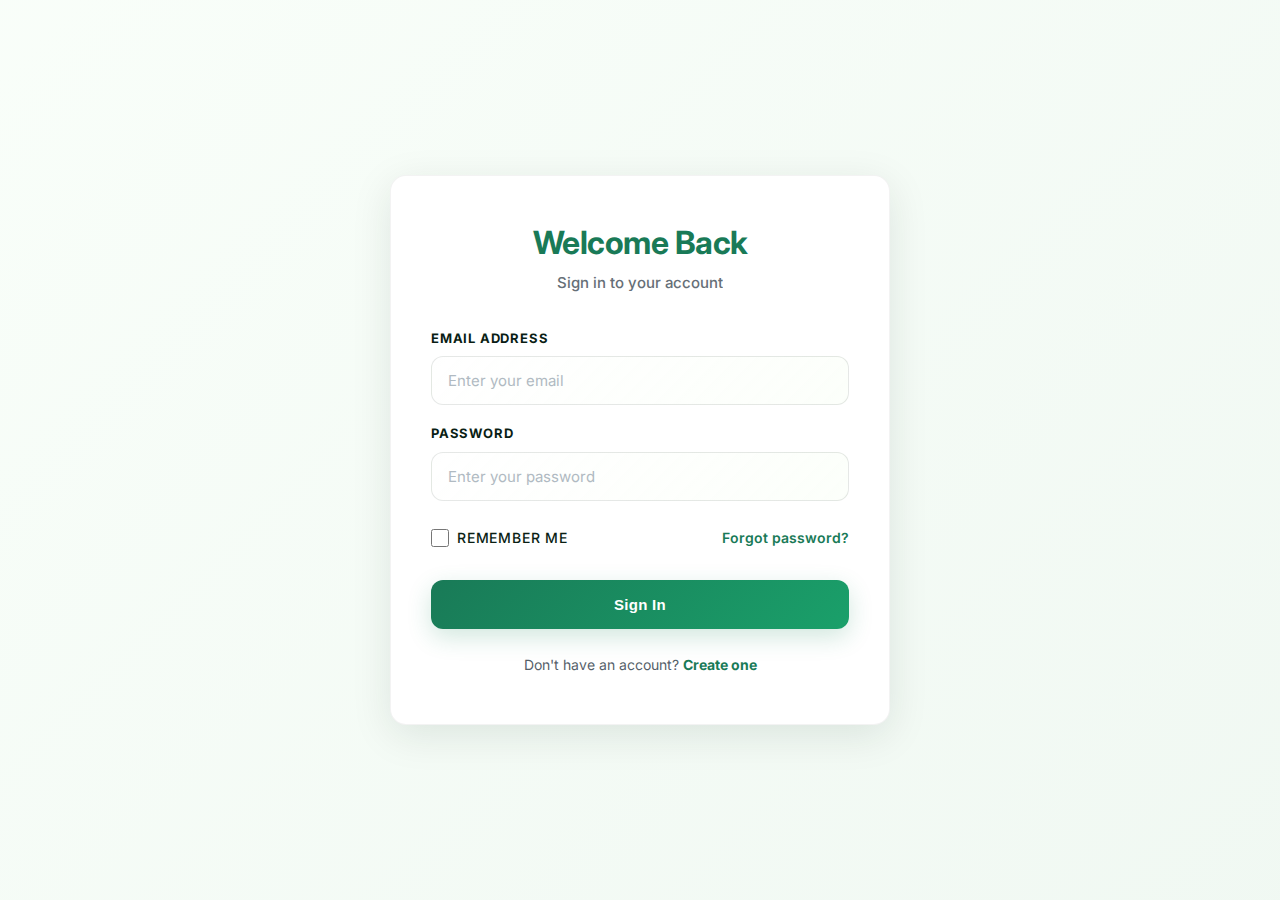
<file: auth.html>
<!DOCTYPE html>
<html lang="en">
  <head>
    <meta charset="UTF-8" />
    <meta name="viewport" content="width=device-width, initial-scale=1.0" />
    <title>Authentication</title>
    <link
      rel="stylesheet"
      href="https://cdnjs.cloudflare.com/ajax/libs/font-awesome/6.4.0/css/all.min.css"
    />
    <link rel="stylesheet" href="styles/base.css" />
    <link rel="stylesheet" href="styles/form.css" />
  </head>
  <body>
    <div class="auth-container">
      <!-- Login Form -->
      <div class="login">
        <div class="form-header">
          <h2>Welcome Back</h2>
          <p>Sign in to your account</p>
        </div>
        <form id="loginForm">
          <div class="form-group">
            <label for="emailLogin">Email Address</label>
            <input
              type="email"
              id="emailLogin"
              placeholder="Enter your email"
            />
          </div>
          <div class="form-group">
            <label for="passwordLogin">Password</label>
            <input
              type="password"
              id="passwordLogin"
              placeholder="Enter your password"
            />
          </div>
          <div class="form-options">
            <label class="checkbox">
              <input type="checkbox" />
              <span>Remember me</span>
            </label>
            <a onclick="showForgotPassword()" class="forgot-link" style="cursor: pointer;">Forgot password?</a>
          </div>
          <button type="submit">Sign In</button>
        </form>
        <div class="form-footer">
          <p>
            Don't have an account?
            <a onclick="switchToRegister()">Create one</a>
          </p>
        </div>
      </div>

      <!-- Register Form -->
      <div class="register-page hidden">
        <div class="form-header">
          <h2>Create Account</h2>
          <p>Join us today and get started</p>
        </div>
        <form id="registerForm">
          <div class="form-group">
            <label for="emailRegister">Email Address</label>
            <input
              type="email"
              id="emailRegister"
              placeholder="Enter your email"
            />
          </div>
          <div class="form-group">
            <label for="usernameRegister">Username</label>
            <input
              type="text"
              id="usernameRegister"
              placeholder="Choose a username"
            />
          </div>
          <div class="form-group">
            <label for="passwordRegister">Password</label>
            <input
              type="password"
              id="passwordRegister"
              placeholder="Create a password"
            />
          </div>
          <div class="form-group">
            <label for="confirmPassword">Confirm Password</label>
            <input
              type="password"
              id="confirmPassword"
              placeholder="Confirm your password"
            />
          </div>
          <label class="checkbox">
            <input type="checkbox" id="termsCheckbox" />
            <span>I agree to the <a href="#">terms and conditions</a></span>
          </label>
          <button type="submit">Create Account</button>
        </form>
        <div class="form-footer">
          <p>
            Already have an account?
            <a onclick="switchToLogin()">Sign in</a>
          </p>
        </div>
      </div>
      <!-- Forgot Password Form -->
      <div class="forgot-password hidden">
        <div class="form-header">
          <h2>Reset Password</h2>
          <p>Enter your email to receive instructions</p>
        </div>
        <form id="forgotForm">
          <div class="form-group">
            <label for="emailForgot">Email Address</label>
            <input
              type="email"
              id="emailForgot"
              placeholder="Enter your email"
            />
          </div>
          <button type="submit">Send Reset Link</button>
        </form>
        <div class="form-footer">
          <p>
            Remembered your password?
            <a onclick="switchToLogin()">Sign in</a>
          </p>
        </div>
      </div>
    </div>

    <script src="js/auth.js"></script>
  </body>
</html>
</file>
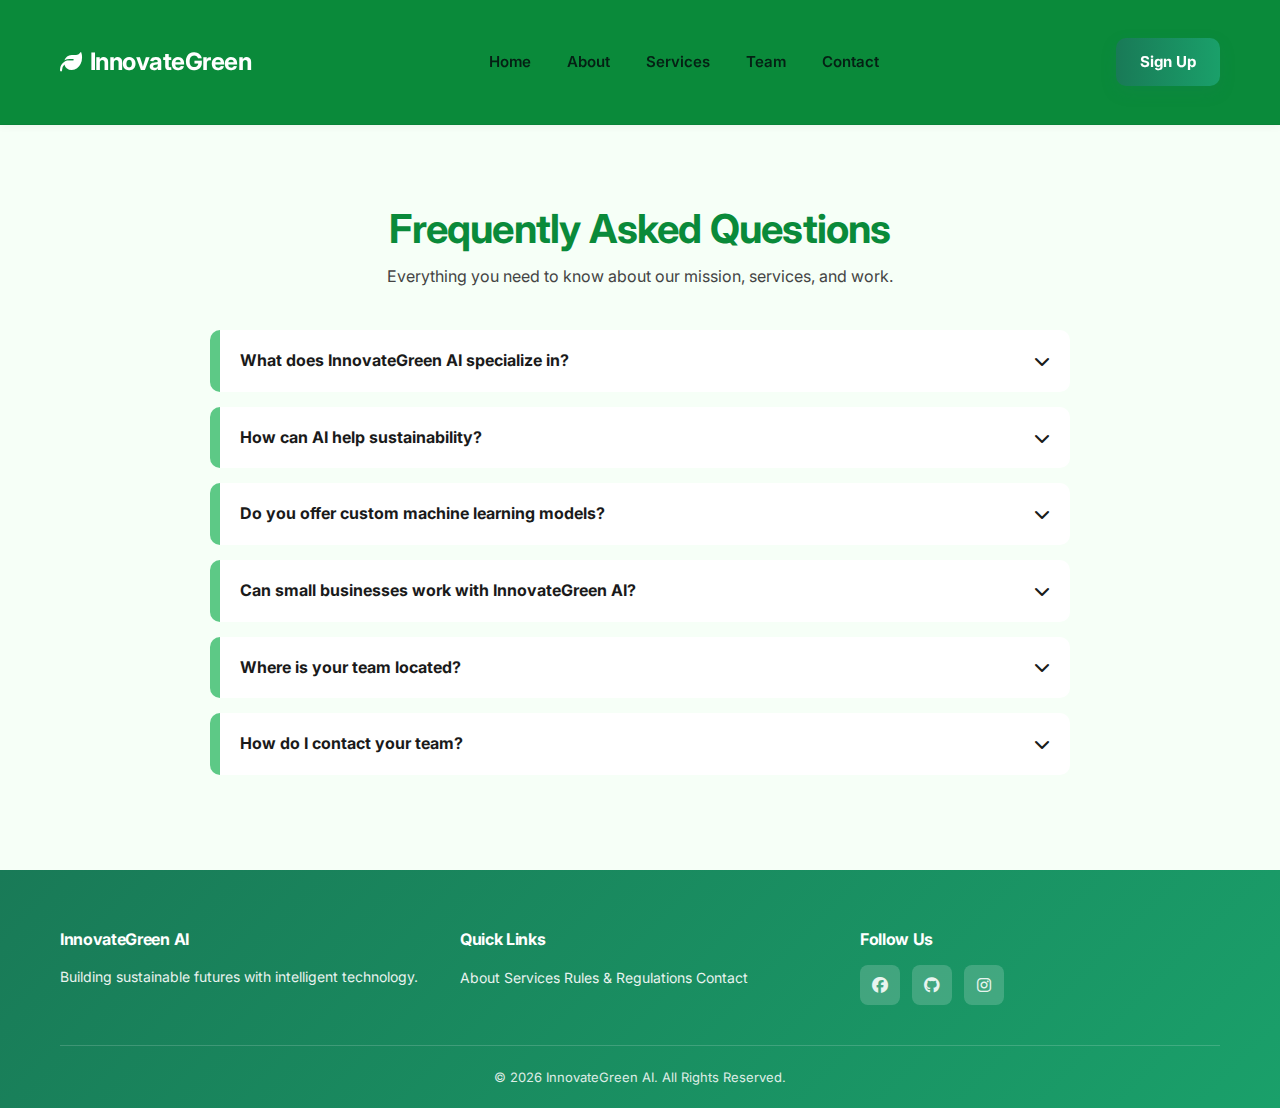
<file: faq.html>
<!DOCTYPE html>
<html lang="en">
  <head>
    <meta charset="UTF-8" />
    <meta name="viewport" content="width=device-width, initial-scale=1.0" />
    <title>FAQ - InnovateGreen AI</title>

    <link rel="stylesheet" href="styles/base.css" />
    <link rel="stylesheet" href="styles/faq.css" />
    <link
      rel="stylesheet"
      href="https://cdnjs.cloudflare.com/ajax/libs/font-awesome/6.4.2/css/all.min.css"
    />
  </head>

  <body>
    <header class="header" id="header">
      <div class="container">
        <a href="index.html" class="logo">
          <div class="logo-icon">
            <i class="fa fa-leaf"></i>
          </div>
          <span class="logo-text">InnovateGreen</span>
        </a>

        <nav class="desktop-nav">
          <a href="index.html#home" class="nav-link">Home</a>
          <a href="index.html#about" class="nav-link">About</a>
          <a href="index.html#services" class="nav-link">Services</a>
          <a href="index.html#team" class="nav-link">Team</a>
          <a href="index.html#contact" class="nav-link">Contact</a>
        </nav>

        <div class="nav-actions">
          <div class="profile-section">
            <a href="./auth.html" class="btn btn-primary">Sign Up</a>
          </div>
          <button id="menu-btn" class="menu-btn" aria-label="Toggle menu" aria-expanded="false">
            <span></span>
            <span></span>
            <span></span>
          </button>
        </div>
      </div>

      <nav id="mobile-menu" class="mobile-menu" aria-hidden="true">
        <a href="index.html#home" class="mobile-nav-link">Home</a>
        <a href="index.html#about" class="mobile-nav-link">About</a>
        <a href="index.html#services" class="mobile-nav-link">Services</a>
        <a href="index.html#team" class="mobile-nav-link">Team</a>
        <a href="index.html#contact" class="mobile-nav-link">Contact</a>
        <a href="./auth.html" class="btn btn-primary mobile-signup">Sign Up</a>
      </nav>
    </header>

    <section class="faq-section">
      <h2>Frequently Asked Questions</h2>
      <p class="subtitle">
        Everything you need to know about our mission, services, and work.
      </p>

      <div class="faq-container">
        <!-- FAQ 1 -->
        <div class="faq-item">
          <div class="question">
            <span>What does InnovateGreen AI specialize in?</span>
            <i class="fa-solid fa-chevron-down"></i>
          </div>
          <div class="answer">
            We focus on developing environmentally conscious AI systems,
            providing analytics, machine learning solutions, and energy
            optimization frameworks designed to reduce environmental impact.
          </div>
        </div>

        <!-- FAQ 2 -->
        <div class="faq-item">
          <div class="question">
            <span>How can AI help sustainability?</span>
            <i class="fa-solid fa-chevron-down"></i>
          </div>
          <div class="answer">
            AI can reduce waste, predict energy usage, automate recycling
            processes, and optimize resource consumption across industries. It’s
            a powerful tool for accelerating global green innovation.
          </div>
        </div>

        <!-- FAQ 3 -->
        <div class="faq-item">
          <div class="question">
            <span>Do you offer custom machine learning models?</span>
            <i class="fa-solid fa-chevron-down"></i>
          </div>
          <div class="answer">
            Yes—our team builds custom ML models tailored to business needs.
            Optimization is always done with sustainability in mind.
          </div>
        </div>

        <!-- FAQ 4 -->
        <div class="faq-item">
          <div class="question">
            <span>Can small businesses work with InnovateGreen AI?</span>
            <i class="fa-solid fa-chevron-down"></i>
          </div>
          <div class="answer">
            Absolutely! We design scalable solutions suitable for startups,
            medium companies, and large enterprises.
          </div>
        </div>

        <!-- FAQ 5 -->
        <div class="faq-item">
          <div class="question">
            <span>Where is your team located?</span>
            <i class="fa-solid fa-chevron-down"></i>
          </div>
          <div class="answer">
            Our team works globally, with researchers and engineers from
            multiple countries collaborating remotely.
          </div>
        </div>

        <!-- FAQ 6 -->
        <div class="faq-item">
          <div class="question">
            <span>How do I contact your team?</span>
            <i class="fa-solid fa-chevron-down"></i>
          </div>
          <div class="answer">
            You can reach us through the Contact page on our website, where you
            can submit your message directly.
          </div>
        </div>
      </div>
    </section>
    <section class="reachout"></section>

    <footer class="footer">
      <div class="container">
        <div class="footer-content">
          <div class="footer-section">
            <h4>InnovateGreen AI</h4>
            <p>Building sustainable futures with intelligent technology.</p>
          </div>
          <div class="footer-section">
            <h4>Quick Links</h4>
            <a href="index.html#about">About</a>
            <a href="index.html#services">Services</a>
            <a href="rules.html">Rules & Regulations</a>
            <a href="index.html#contact">Contact</a>
          </div>
          <div class="footer-section">
            <h4>Follow Us</h4>
            <div class="social-links">
              <a href="#" aria-label="Facebook"><i class="fa-brands fa-facebook"></i></a>
              <a href="#" aria-label="GitHub"><i class="fa-brands fa-github"></i></a>
              <a href="#" aria-label="LinkedIn"><i class="fa-brands fa-instagram"></i></a>
            </div>
          </div>
        </div>
        <div class="footer-bottom">
          <p>&copy; <span id="year"></span> InnovateGreen AI. All Rights Reserved.</p>
        </div>
      </div>
    </footer>

    <script src="js/script.js"></script>
    <script>
      document.getElementById('year').textContent = new Date().getFullYear();
      const items = document.querySelectorAll(".faq-item");

      items.forEach((item) => {
        item.querySelector(".question").addEventListener("click", () => {
          item.classList.toggle("open");
        });
      });
    </script>
  </body>
</html>
</file>
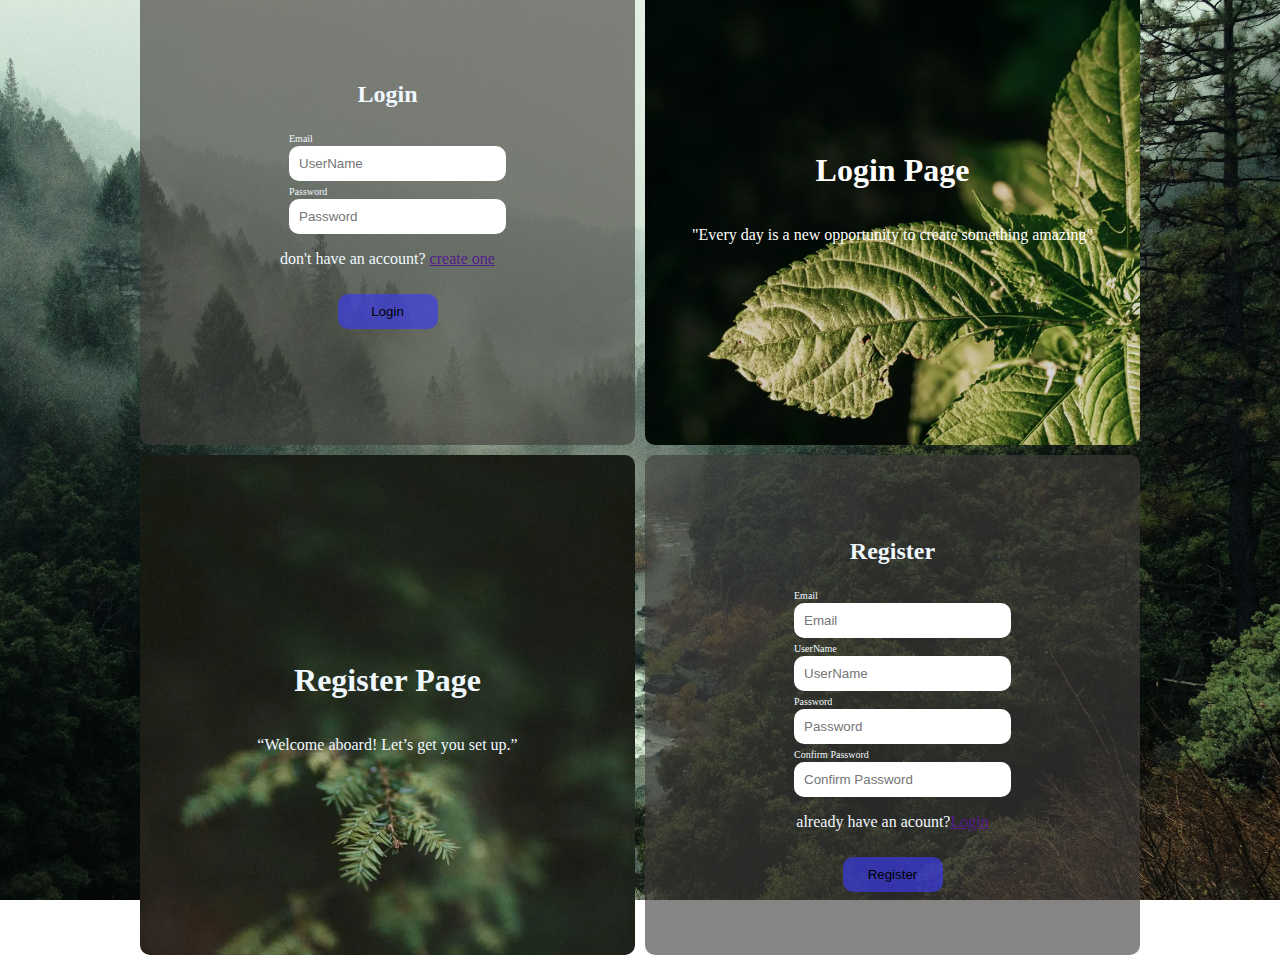
<file: form.html>
<!DOCTYPE html>
<html lang="en">
  <head>
    <meta charset="UTF-8" />
    <meta name="viewport" content="width=device-width, initial-scale=1.0" />
    <title>Document</title>
    <link rel="stylesheet" href="./form.css" />
  </head>
  <body>
    <div class="main-container">
      <div class="login">
        <h2>Login</h2>
        <form action="" method="get">
          <div>
            <label for="">Email</label>
            <br />
            <input type="email" placeholder="UserName" id="" />
            <br />
            <label for="">Password</label>
            <br />
            <input type="password" placeholder="Password" id="" />
            <br />
          </div>
        </form>
        <p>don't have an account? <a href="">create one</a></p>
        <button id="login">Login</button>
      </div>
      <div class="login-p2">
        <h1>Login Page</h1>
        <p>"Every day is a new opportunity to create something amazing"</p>
      </div>
    </div>
    <div class="main-container">
      <div class="register-page">
        <h1>Register Page</h1>
        <p>“Welcome aboard! Let’s get you set up.”</p>
      </div>
      <div class="register-p2">
        <h2>Register</h2>
        <form action="" method="get">
          <div>
            <label for="">Email</label>
            <br />
            <input type="email" placeholder="Email" id="" />
            <br />
            <label for="">UserName</label>
            <br />
            <input type="text" placeholder="UserName" id="" />
            <br />
            <label for="">Password</label>
            <br />
            <input type="password" placeholder="Password" id="" />
            <br />
            <label for="">Confirm Password</label>
            <br />
            <input type="password" placeholder="Confirm Password" id="" />
          </div>
        </form>
        <p>already have an acount?<a href="">Login</a></p>
        <button id="register">Register</button>
      </div>
    </div>
    <script src="./index.js"></script>
  </body>
</html>
</file>
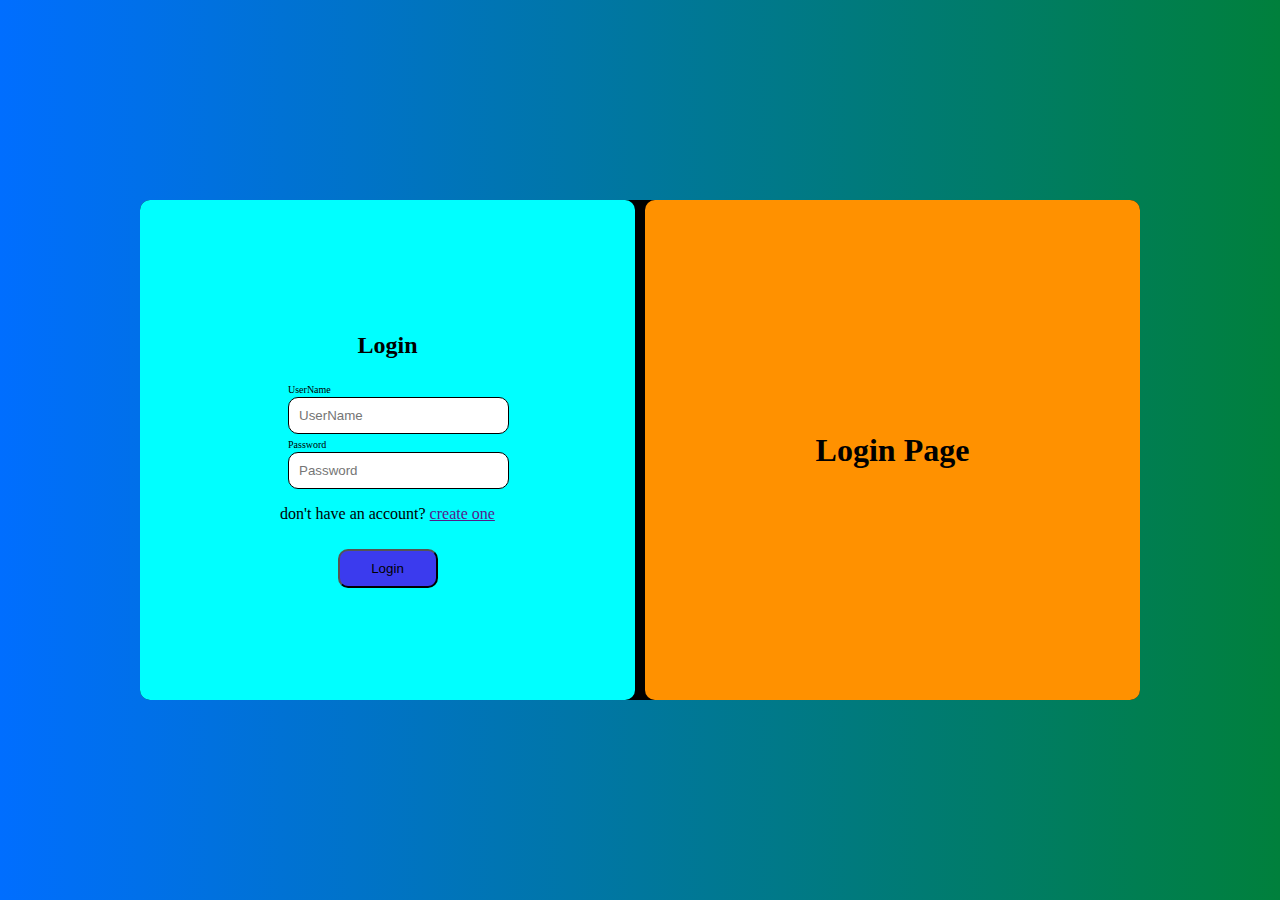
<file: Login.html>
<!DOCTYPE html>
<html lang="en">
  <head>
    <meta charset="UTF-8" />
    <meta name="viewport" content="width=device-width, initial-scale=1.0" />
    <title>Document</title>
    <link rel="stylesheet" href="./index.css" />
  </head>
  <body>
    <div class="main-container">
      <div class="login">
        <h2>Login</h2>
        <form action="" method="get">
          <div>
            <label for="">UserName</label>
            <br />
            <input type="text" placeholder="UserName" id="" />
            <br />
            <label for="">Password</label>
            <br />
            <input type="password" placeholder="Password" id="" />
            <br />
          </div>
        </form>
        <p>don't have an account? <a href="">create one</a></p>
        <button id="login">Login</button>
      </div>
      <div class="register">
        <h1>Login Page</h1>
      </div>
    </div>
    <script src="./index.js"></script>
  </body>
</html>
</file>
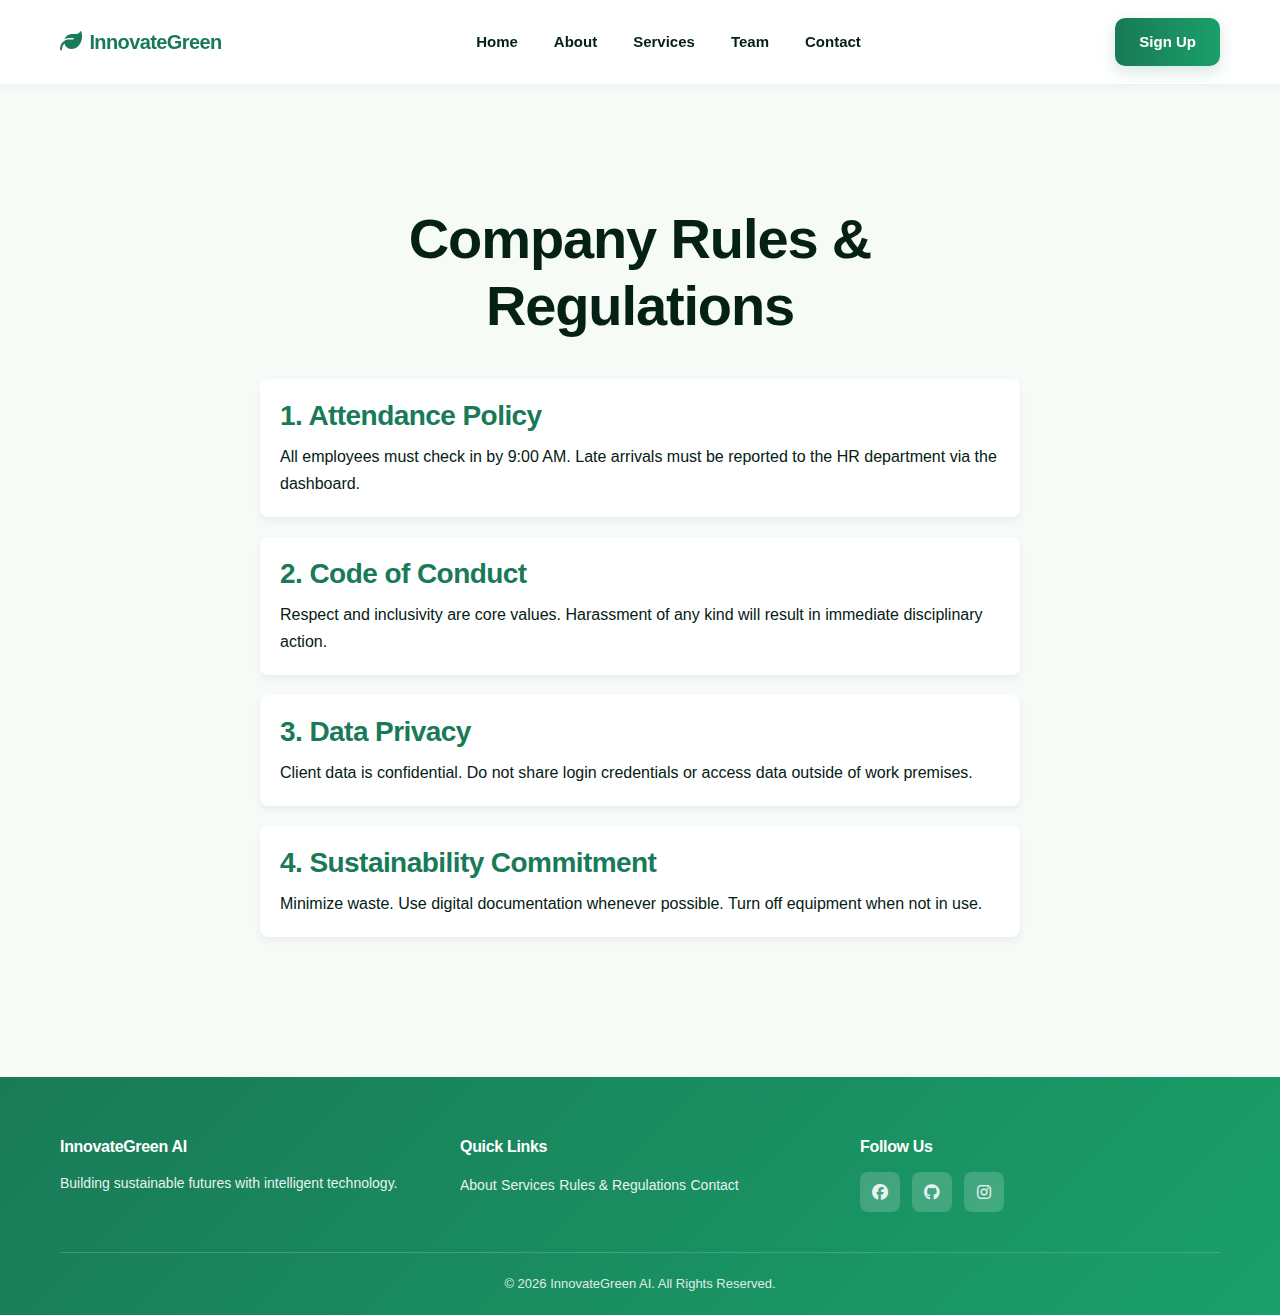
<file: rules.html>
<!DOCTYPE html>
<html lang="en">
<head>
    <meta charset="UTF-8">
    <meta name="viewport" content="width=device-width, initial-scale=1.0">
    <title>Rules & Regulations - InnovateGreen AI</title>
    <link rel="stylesheet" href="styles/base.css">
    <link rel="stylesheet" href="styles/index.css">
    <link rel="stylesheet" href="https://cdnjs.cloudflare.com/ajax/libs/font-awesome/6.5.0/css/all.min.css">
    <style>
        .rules-container { max-width: 800px; margin: 100px auto; padding: 20px; }
        .rule-item { background: white; padding: 20px; margin-bottom: 20px; border-radius: 8px; box-shadow: 0 4px 6px rgba(0,0,0,0.05); }
        .rule-item h3 { color: var(--green-1); margin-bottom: 10px; }
    </style>
</head>
<body>
    <header class="header" id="header">
        <div class="container">
            <a href="index.html" class="logo">
                <div class="logo-icon">
                    <i class="fa fa-leaf"></i>
                </div>
                <span class="logo-text">InnovateGreen</span>
            </a>

            <nav class="desktop-nav">
                <a href="index.html#home" class="nav-link">Home</a>
                <a href="index.html#about" class="nav-link">About</a>
                <a href="index.html#services" class="nav-link">Services</a>
                <a href="index.html#team" class="nav-link">Team</a>
                <a href="index.html#contact" class="nav-link">Contact</a>
            </nav>

            <div class="nav-actions">
                <div class="profile-section">
                    <a href="./auth.html" class="btn btn-primary">Sign Up</a>
                </div>
                <button id="menu-btn" class="menu-btn" aria-label="Toggle menu" aria-expanded="false">
                    <span></span>
                    <span></span>
                    <span></span>
                </button>
            </div>
        </div>

        <nav id="mobile-menu" class="mobile-menu" aria-hidden="true">
            <a href="index.html#home" class="mobile-nav-link">Home</a>
            <a href="index.html#about" class="mobile-nav-link">About</a>
            <a href="index.html#services" class="mobile-nav-link">Services</a>
            <a href="index.html#team" class="mobile-nav-link">Team</a>
            <a href="index.html#contact" class="mobile-nav-link">Contact</a>
            <a href="./auth.html" class="btn btn-primary mobile-signup">Sign Up</a>
        </nav>
    </header>

    <div class="rules-container">
        <h1 style="text-align: center; margin-bottom: 40px;">Company Rules & Regulations</h1>
        
        <div class="rule-item">
            <h3>1. Attendance Policy</h3>
            <p>All employees must check in by 9:00 AM. Late arrivals must be reported to the HR department via the dashboard.</p>
        </div>

        <div class="rule-item">
            <h3>2. Code of Conduct</h3>
            <p>Respect and inclusivity are core values. Harassment of any kind will result in immediate disciplinary action.</p>
        </div>

        <div class="rule-item">
            <h3>3. Data Privacy</h3>
            <p>Client data is confidential. Do not share login credentials or access data outside of work premises.</p>
        </div>

        <div class="rule-item">
            <h3>4. Sustainability Commitment</h3>
            <p>Minimize waste. Use digital documentation whenever possible. Turn off equipment when not in use.</p>
        </div>
    </div>

    <footer class="footer">
        <div class="container">
            <div class="footer-content">
                <div class="footer-section">
                    <h4>InnovateGreen AI</h4>
                    <p>Building sustainable futures with intelligent technology.</p>
                </div>
                <div class="footer-section">
                    <h4>Quick Links</h4>
                    <a href="index.html#about">About</a>
                    <a href="index.html#services">Services</a>
                    <a href="rules.html">Rules & Regulations</a>
                    <a href="index.html#contact">Contact</a>
                </div>
                <div class="footer-section">
                    <h4>Follow Us</h4>
                    <div class="social-links">
                        <a href="#" aria-label="Facebook"><i class="fa-brands fa-facebook"></i></a>
                        <a href="#" aria-label="GitHub"><i class="fa-brands fa-github"></i></a>
                        <a href="#" aria-label="LinkedIn"><i class="fa-brands fa-instagram"></i></a>
                    </div>
                </div>
            </div>
            <div class="footer-bottom">
                <p>&copy; <span id="year"></span> InnovateGreen AI. All Rights Reserved.</p>
            </div>
        </div>
    </footer>

    <script src="js/script.js"></script>
    <script>
        document.getElementById('year').textContent = new Date().getFullYear();
    </script>
</body>
</html>
</file>
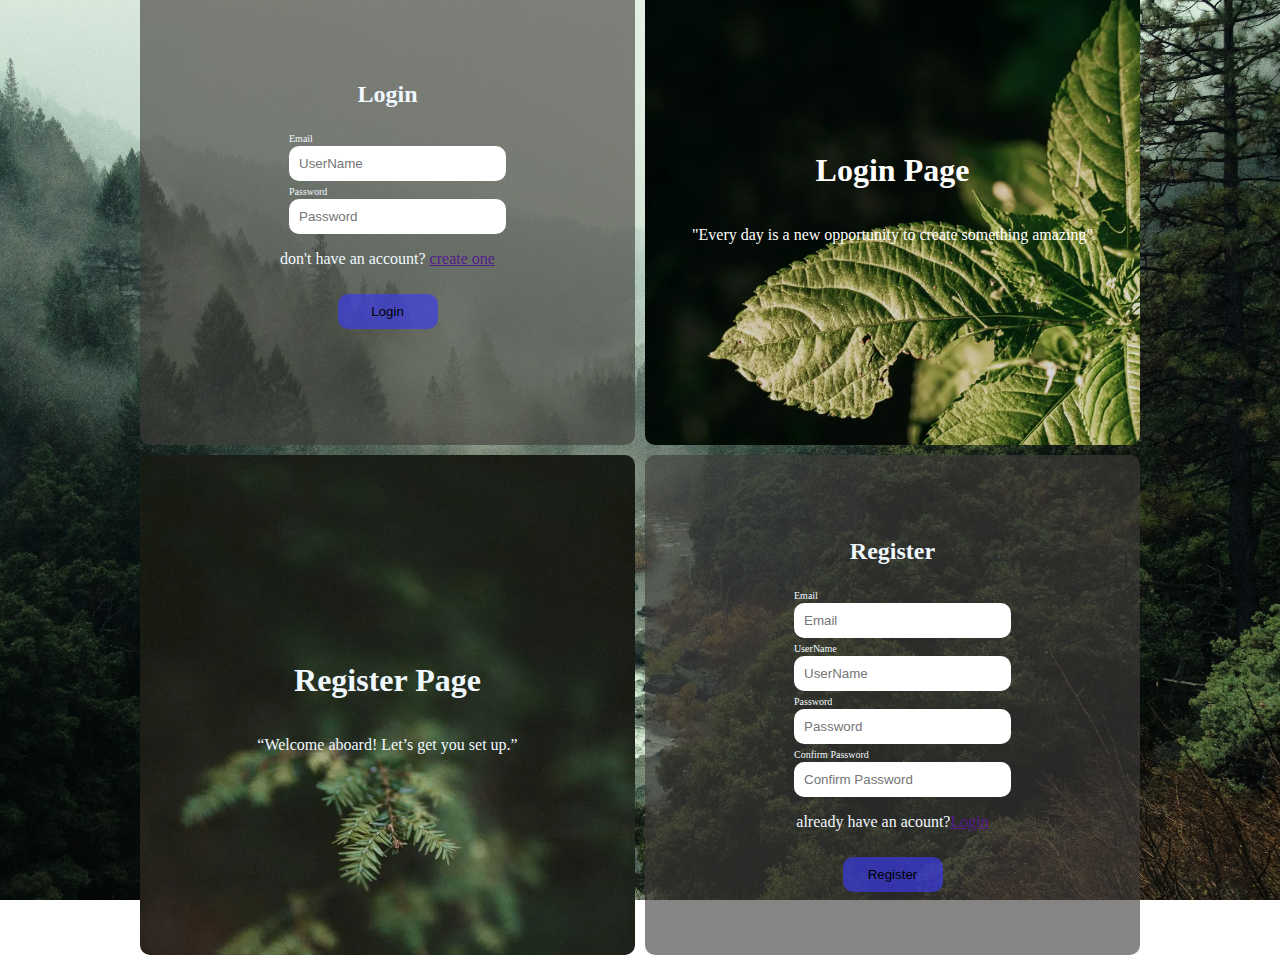
<file: admin/admin.html>
<!DOCTYPE html>
<html lang="en">
  <head>
    <meta charset="utf-8" />
    <meta name="viewport" content="width=device-width, initial-scale=1" />
    <title>GreenAdmin — Dashboard</title>

    <!-- Icons -->
    <link
      rel="stylesheet"
      href="https://cdnjs.cloudflare.com/ajax/libs/font-awesome/6.5.0/css/all.min.css"
    />

    <!-- Main CSS -->
    <link rel="stylesheet" href="../styles/base.css" />
    <link rel="stylesheet" href="../styles/admin.css" />
  </head>

  <body>
    <!-- Overlay for mobile sidebar -->
    <div
      id="overlay"
      class="overlay hidden"
      tabindex="-1"
      aria-hidden="true"
    ></div>

    <!-- Sidebar -->
    <aside class="sidebar" id="sidebar" aria-label="Main sidebar">
      <div class="brand">
        <a href="/"><div class="logo" id="logo">GreenAdmin</div> </a>
        <button
          id="sidebarToggle"
          class="hamburger"
          aria-label="Toggle sidebar"
          aria-expanded="false"
        >
          <i class="fa fa-bars" aria-hidden="true"></i>
        </button>
      </div>

      <nav class="nav" aria-label="Main navigation">
        <ul>
          <li
            class="nav-item active"
            data-section="overview"
            role="link"
            tabindex="0"
          >
            <i class="fa fa-house"></i>
            <span class="label">Overview</span>
          </li>

          <li class="nav-item" data-section="company" role="link" tabindex="0">
            <i class="fa fa-building"></i>
            <span class="label">Company Data</span>
          </li>

          <li
            class="nav-item"
            data-section="inventory"
            role="link"
            tabindex="0"
          >
            <i class="fa fa-boxes-stacked"></i>
            <span class="label">Inventory</span>
          </li>

          <li class="nav-item" data-section="hr" role="link" tabindex="0">
            <i class="fa fa-users-gear"></i>
            <span class="label">HR Workflow</span>
          </li>

          <li
            class="nav-item"
            data-section="notifications"
            role="link"
            tabindex="0"
          >
            <i class="fa fa-bell"></i>
            <span class="label">Notifications</span>
          </li>

          <li class="nav-item" data-section="settings" role="link" tabindex="0">
            <i class="fa fa-gear"></i>
            <span class="label">Settings</span>
          </li>
        </ul>
      </nav>

      <div class="sidebar-footer">
        <small>Version 1.0</small>
      </div>
    </aside>

    <!-- Main App -->
    <div class="app">
      <!-- Header -->
      <header class="topbar">
        <div class="topbar-left">
          <h1 id="pageTitle" class="page-title">Dashboard Overview</h1>

          <div class="search" role="search">
            <input
              id="search"
              type="search"
              placeholder="Search modules, staff..."
              aria-label="Search"
            />
            <i class="fa fa-magnifying-glass" aria-hidden="true"></i>
          </div>
        </div>

        <div class="topbar-right">
          <div class="user-info">
            <div class="avatar" id="avatar" aria-hidden="true">A</div>
            <div class="greeting">Hi, <strong id="username">Admin</strong></div>

            <div class="profile-actions">
              <button
                id="profileBtn"
                class="btn-ghost"
                aria-haspopup="true"
                aria-expanded="false"
                aria-controls="profileMenu"
              >
                <i class="fa fa-caret-down" aria-hidden="true"></i>
              </button>

              <div
                id="profileMenu"
                class="menu hidden"
                role="menu"
                aria-hidden="true"
              >
                <button id="logoutBtn" class="menu-item" role="menuitem">
                  <i class="fa fa-sign-out-alt"></i> Logout
                </button>
              </div>
            </div>
          </div>
        </div>
      </header>

      <!-- Page Content -->
      <main id="mainContent" class="content">
        <!-- OVERVIEW -->
        <section
          id="overview"
          class="section overview-cards"
          aria-label="overview"
        >
          <article class="card">
            <div class="card-head">
              <h3>Active Staff</h3>
              <span class="badge accent">Team</span>
            </div>
            <div class="card-body">
              <div class="stat" data-to="128">0</div>
              <p class="muted">Currently active staff accounts</p>
            </div>
          </article>

          <article class="card">
            <div class="card-head">
              <h3>Open Requests</h3>
              <span class="badge">Tasks</span>
            </div>
            <div class="card-body">
              <div class="stat" data-to="24">0</div>
              <p class="muted">Pending approvals & tickets</p>
            </div>
          </article>

          <article class="card">
            <div class="card-head">
              <h3>Monthly Publishes</h3>
              <span class="badge">Content</span>
            </div>
            <div class="card-body">
              <div class="stat" data-to="8">0</div>
              <p class="muted">News & policy updates this month</p>
            </div>
          </article>
        </section>

        <!-- INVENTORY (New Module) -->
        <section id="inventory" class="section hidden">
          <div class="card-head">
            <h2>Inventory Management</h2>
            <button class="btn" onclick="addInventoryItem()">+ Add Item</button>
          </div>
          <div class="card-body">
            <table class="table">
              <thead>
                <tr>
                  <th>Item Name</th>
                  <th>Category</th>
                  <th>Quantity</th>
                  <th>Status</th>
                  <th>Actions</th>
                </tr>
              </thead>
              <tbody id="inventoryList">
                <!-- Populated by JS -->
              </tbody>
            </table>
          </div>
        </section>

        <!-- Shortcuts + Pending Items -->
        <section
          id="shortcuts"
          class="section quick-actions"
          aria-label="shortcuts"
        >
          <div class="shortcuts-layout">
            <div>
              <h2>Shortcuts</h2>
              <div id="shortcutsGrid" class="modules" aria-live="polite">
                <!-- populated by JS -->
              </div>
            </div>

            <aside aria-label="pending items" class="pending-aside">
              <h2 class="pending-title">Pending Items</h2>
              <div
                id="pendingList"
                class="recent-list pending-list"
                aria-live="polite"
              >
                <!-- populated by JS -->
              </div>
            </aside>
          </div>
        </section>

        <!-- HR WORKFLOW -->
        <section id="hr" class="section recent">
          <h2>Recent Activity</h2>

          <div class="recent-list" id="recentList">
            <div class="recent-item">
              <div class="dot green"></div>
              <div class="text">
                <strong>Inventory audit</strong
                ><span class="muted"> — Completed by Paula</span>
              </div>
              <div class="time">2d ago</div>
            </div>

            <div class="recent-item">
              <div class="dot yellow"></div>
              <div class="text">
                <strong>Leave requests</strong
                ><span class="muted"> — 3 pending</span>
              </div>
              <div class="time">1d ago</div>
            </div>

            <div class="recent-item">
              <div class="dot blue"></div>
              <div class="text">
                <strong>New publication</strong
                ><span class="muted"> — Draft saved</span>
              </div>
              <div class="time">3h ago</div>
            </div>
          </div>
        </section>

        <!-- NOTIFICATIONS -->
        <section id="notifications" class="section">
          <div class="card-head">
            <h2>Notifications</h2>
            <button class="btn" onclick="broadcastNotification()">
              + Broadcast
            </button>
          </div>
          <div id="notificationList">
            <p class="muted">No new notifications.</p>
          </div>
        </section>

        <!-- SETTINGS -->
        <section id="settings" class="section">
          <h2>Settings</h2>
          <p class="muted">Profile and application settings.</p>
        </section>
      </main>
    </div>

    <!-- Toast Container -->
    <div id="toast-container" aria-live="polite"></div>

    <!-- Generic Modal -->
    <div id="adminModal" class="modal-backdrop" aria-hidden="true">
      <div class="modal-content" role="dialog" aria-modal="true">
        <div class="modal-header">
          <h3 id="modalTitle">Title</h3>
          <button class="modal-close" onclick="closeModal()" aria-label="Close">
            ×
          </button>
        </div>
        <div class="modal-body" id="modalBody">
          <!-- Dynamic Content -->
        </div>
        <div class="modal-footer">
          <button class="btn-ghost" onclick="closeModal()">Cancel</button>
          <button class="btn" id="modalConfirmBtn">Confirm</button>
        </div>
      </div>
    </div>

    <!-- Main JS -->
    <script src="../js/admin.js"></script>
  </body>
</html>
</file>
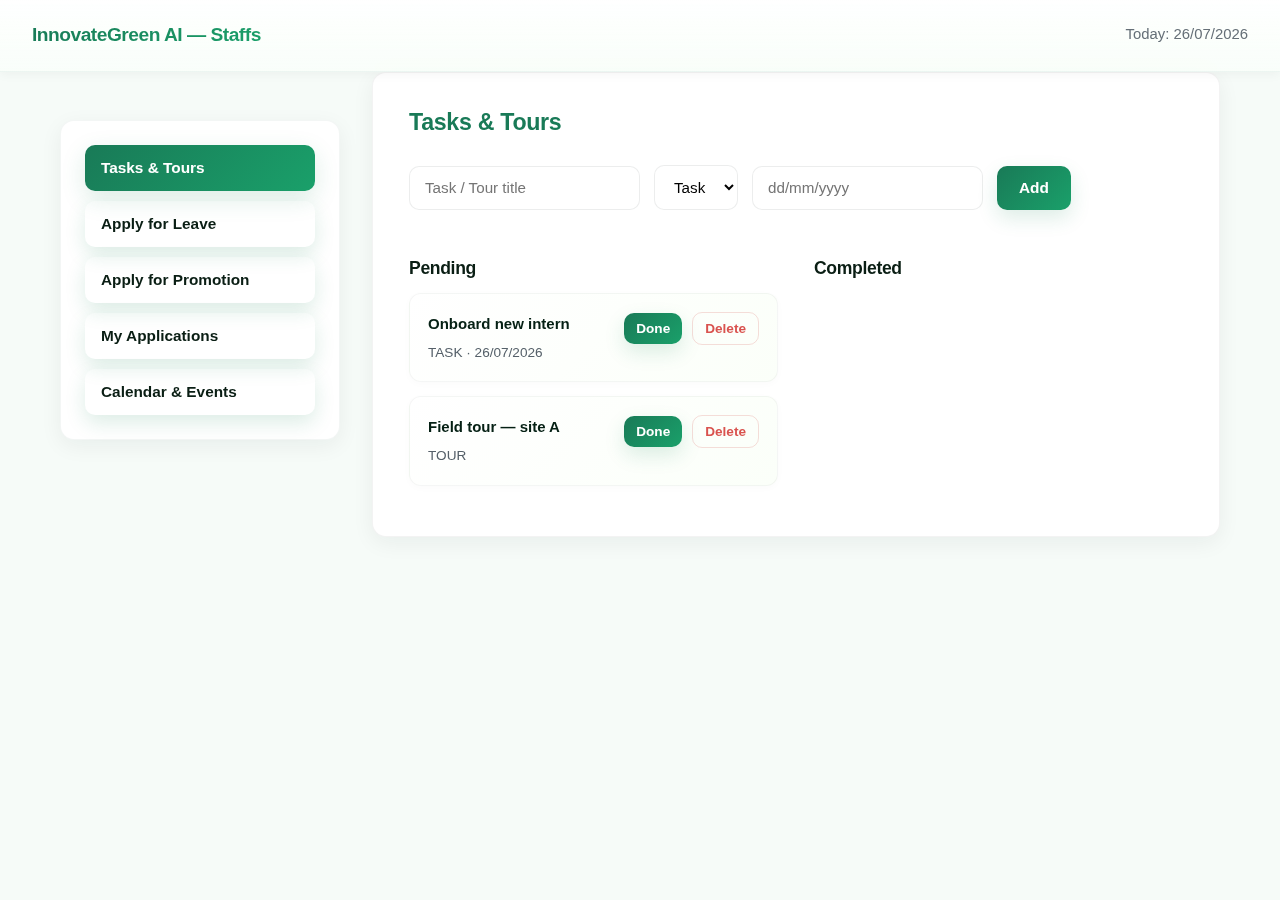
<file: admin/staffs.html>
<!DOCTYPE html>
<html lang="en">
  <head>
    <meta charset="utf-8" />
    <meta name="viewport" content="width=device-width, initial-scale=1" />
    <title>Staffs — InnovateGreen AI</title>
    <link rel="stylesheet" href="../styles/base.css" />
    <link rel="stylesheet" href="../styles/staff.css" />
    <link rel="stylesheet" href="../styles/index.css" />
    <style>
      input[type="date"] {
        color: #0a1e14;
      }
      input[type="date"]::-webkit-calendar-picker-indicator {
        cursor: pointer;
        opacity: 0.7;
        transition: opacity 200ms;
      }
      input[type="date"]::-webkit-calendar-picker-indicator:hover {
        opacity: 1;
      }
    </style>
  </head>
  <body>
    <header class="topbar">
      <div class="brand">
        <a href="../index.html">InnovateGreen AI — Staffs</a>
      </div>
      <div class="right-info" id="todayInfo"></div>
    </header>

    <main class="container">
      <nav class="sidebar">
        <button data-section="tasks" class="nav-btn active">
          Tasks & Tours
        </button>
        <button data-section="leave" class="nav-btn">Apply for Leave</button>
        <button data-section="promotion" class="nav-btn">
          Apply for Promotion
        </button>
        <button data-section="applications" class="nav-btn">
          My Applications
        </button>
        <button data-section="calendar" class="nav-btn">
          Calendar & Events
        </button>
      </nav>

      <section class="content">
        <!-- Tasks & Tours -->
        <section id="tasks" class="panel active-panel">
          <h2>Tasks & Tours</h2>
          <form id="taskForm" class="form-inline">
            <input
              type="text"
              id="taskTitle"
              placeholder="Task / Tour title"
              required
            />
            <select id="taskType">
              <option value="task">Task</option>
              <option value="tour">Tour</option>
            </select>
            <input
              type="text"
              id="taskDate"
              placeholder="dd/mm/yyyy"
              maxlength="10"
            />
            <button type="submit">Add</button>
          </form>

          <div class="list-wrap">
            <div>
              <h3>Pending</h3>
              <ul id="taskList" class="list"></ul>
            </div>
            <div>
              <h3>Completed</h3>
              <ul id="completedList" class="list"></ul>
            </div>
          </div>
        </section>

        <!-- Leave Application -->
        <section id="leave" class="panel">
          <h2>Apply for Leave</h2>
          <form id="leaveForm" class="form">
            <label>
              From
              <input
                type="text"
                id="leaveFrom"
                placeholder="dd/mm/yyyy"
                maxlength="10"
                required
              />
            </label>
            <label>
              To
              <input
                type="text"
                id="leaveTo"
                placeholder="dd/mm/yyyy"
                maxlength="10"
                required
              />
            </label>
            <label>
              Reason
              <input
                type="text"
                id="leaveReason"
                placeholder="e.g., Personal, Medical"
                required
              />
            </label>
            <label>
              Comment (optional)
              <input type="text" id="leaveComment" />
            </label>
            <div class="form-actions">
              <button type="submit">Submit Leave Application</button>
            </div>
          </form>
        </section>

        <!-- Promotion Application -->
        <section id="promotion" class="panel">
          <h2>Apply for Promotion</h2>
          <form id="promoForm" class="form">
            <label>
              Desired Role
              <input
                type="text"
                id="promoRole"
                placeholder="e.g., Senior Developer"
                required
              />
            </label>
            <label>
              Justification
              <textarea id="promoJustify" rows="3" required></textarea>
            </label>
            <div class="form-actions">
              <button type="submit">Submit Promotion Request</button>
            </div>
          </form>
        </section>

        <!-- My Applications Status -->
        <section id="applications" class="panel">
          <h2>My Applications Status</h2>
          <div class="filters">
            <select id="appFilter">
              <option value="all">All Applications</option>
              <option value="pending">Pending</option>
              <option value="approved">Approved</option>
              <option value="rejected">Rejected</option>
            </select>
          </div>

          <div id="appContainer"></div>
        </section>

        <!-- Calendar & Events -->
        <section id="calendar" class="panel">
          <h2>Calendar & Events</h2>
          <form id="eventForm" class="form-inline">
            <input
              type="text"
              id="eventTitle"
              placeholder="Event title"
              required
            />
            <input
              type="text"
              id="eventDate"
              placeholder="dd/mm/yyyy"
              maxlength="10"
              required
            />
            <input type="time" id="eventTime" />
            <button type="submit">Add Event</button>
          </form>

          <div class="calendar-area">
            <div>
              <h3>Upcoming Events</h3>
              <ul id="eventList" class="list"></ul>
            </div>
            <div class="alert-box" id="alerts"></div>
          </div>
        </section>
      </section>
    </main>

    <script src="../js/staff.js"></script>
  </body>
</html>
</file>
<file: styles/base.css>
/* Google Fonts - Inter for modern, clean typography */
@import url('https://fonts.googleapis.com/css2?family=Inter:wght@300;400;500;600;700;800;900&display=swap');

:root {
  --bg: #f6fbf8;
  --text: #052014;
  --muted: #556069;
  --panel: #ffffff;
  --green-1: #197a57;
  --green-2: #1aa06a;
  --accent: #00d26f;
  --shadow-sm: 0 2px 8px rgba(13, 37, 26, 0.04);
  --shadow-md: 0 8px 24px rgba(13, 37, 26, 0.06);
  --shadow-lg: 0 18px 40px rgba(13, 37, 26, 0.08);
  --transition: 220ms cubic-bezier(0.2, 0.9, 0.2, 1);
  
  /* Typography scale */
  --font-sans: 'Inter', -apple-system, BlinkMacSystemFont, "Segoe UI", Roboto, sans-serif;
  --font-weight-light: 300;
  --font-weight-normal: 400;
  --font-weight-medium: 500;
  --font-weight-semibold: 600;
  --font-weight-bold: 700;
  --font-weight-extrabold: 800;
  --font-weight-black: 900;
}

* {
  box-sizing: border-box;
  margin: 0;
  padding: 0;
}

html,
body {
  margin: 0;
  padding: 0;
  background: var(--bg);
  font-family: var(--font-sans);
  font-weight: var(--font-weight-normal);
  color: var(--text);
  -webkit-font-smoothing: antialiased;
  -moz-osx-font-smoothing: grayscale;
  scroll-behavior: smooth;
  line-height: 1.6;
}

/* Typography utilities */
h1, h2, h3, h4, h5, h6 {
  font-weight: var(--font-weight-bold);
  line-height: 1.2;
  letter-spacing: -0.02em;
}

h1 {
  font-size: clamp(2rem, 5vw, 3.5rem);
  font-weight: var(--font-weight-extrabold);
}

h2 {
  font-size: clamp(1.75rem, 4vw, 2.5rem);
}

h3 {
  font-size: clamp(1.25rem, 3vw, 1.75rem);
}

p {
  line-height: 1.7;
}

a {
  text-decoration: none;
  color: inherit;
}

.container {
  max-width: 1200px;
  margin: 0 auto;
  padding: 0 20px;
}

.hidden {
  display: none;
}

/* Buttons */
.btn {
  display: inline-flex;
  align-items: center;
  gap: 8px;
  padding: 12px 24px;
  border-radius: 10px;
  font-weight: 700;
  font-size: 15px;
  border: 0;
  cursor: pointer;
  transition: all var(--transition);
}

.btn-primary {
  background: linear-gradient(90deg, var(--green-1), var(--green-2));
  color: #fff;
  box-shadow: 0 6px 16px rgba(25, 122, 87, 0.18);
}

.btn-primary:hover {
  transform: translateY(-3px);
  box-shadow: 0 10px 20px rgba(25, 122, 87, 0.22);
}

.btn-secondary {
  background: transparent;
  border: 2px solid var(--green-1);
  color: var(--green-1);
}

.btn-secondary:hover {
  background: rgba(25, 122, 87, 0.08);
  transform: translateY(-2px);
}

/* Header Styles */
.header {
  background: var(--panel);
  border-bottom: 1px solid rgba(13, 37, 26, 0.06);
  position: sticky;
  top: 0;
  z-index: 100;
  box-shadow: var(--shadow-sm);
}

.header .container {
  display: flex;
  justify-content: space-between;
  align-items: center;
  padding: 18px 20px;
}

.logo {
  font-size: 20px;
  font-weight: var(--font-weight-extrabold);
  color: var(--green-1);
  display: flex;
  align-items: center;
  gap: 8px;
  letter-spacing: -0.02em;
}

.logo i {
  font-size: 22px;
}

.desktop-nav {
  display: flex;
  gap: 36px;
  align-items: center;
}

.desktop-nav a {
  font-size: 15px;
  font-weight: var(--font-weight-semibold);
  color: var(--text);
  position: relative;
  transition: color var(--transition);
}

.desktop-nav a:hover {
  color: var(--green-1);
}

.desktop-nav a::after {
  content: "";
  position: absolute;
  bottom: -6px;
  left: 0;
  width: 0%;
  height: 2px;
  background: var(--green-1);
  border-radius: 2px;
  transition: width var(--transition);
}

.desktop-nav a:hover::after {
  width: 100%;
}

/* Mobile menu - hidden by default */
.mobile-menu {
  display: none;
  flex-direction: column;
  gap: 14px;
  padding: 16px 20px;
  border-top: 1px solid rgba(13, 37, 26, 0.05);
  background: var(--panel);
}

.mobile-menu.active {
  display: flex;
}

.mobile-menu a {
  font-size: 15px;
  font-weight: 600;
  padding: 10px 0;
  color: var(--text);
}

.menu-btn {
  background: transparent;
  border: 0;
  font-size: 22px;
  color: var(--text);
  cursor: pointer;
  display: none;
  padding: 6px;
}

.menu-btn span {
  display: block;
  width: 20px;
  height: 2px;
  background: var(--text);
  margin: 4px 0;
  transition: all 0.3s;
}

/* Footer Styles */
.footer {
  background: linear-gradient(135deg, var(--green-1), var(--green-2));
  color: #fff;
  padding: 60px 20px 20px;
}

.footer-content {
  display: grid;
  grid-template-columns: repeat(auto-fit, minmax(240px, 1fr));
  gap: 40px;
  margin-bottom: 40px;
}

.footer-section h4 {
  font-size: 16px;
  font-weight: 700;
  margin-bottom: 16px;
}

.footer-section p,
.footer-section a {
  font-size: 14px;
  opacity: 0.9;
}

.footer-section a:hover {
  opacity: 1;
}

.social-links {
  display: flex;
  gap: 12px;
}

.social-links a {
  width: 40px;
  height: 40px;
  background: rgba(255, 255, 255, 0.2);
  border-radius: 8px;
  display: flex;
  align-items: center;
  justify-content: center;
  font-size: 16px;
  transition: all var(--transition);
}

.social-links a:hover {
  background: rgba(255, 255, 255, 0.3);
}

.footer-bottom {
  border-top: 1px solid rgba(255, 255, 255, 0.2);
  padding-top: 20px;
  text-align: center;
  font-size: 13px;
  opacity: 0.85;
}
</file>
<file: styles/form.css>
* {
  margin: 0;
  padding: 0;
  box-sizing: border-box;
}

html,
body {
  height: 100%;
  width: 100%;
}

body {
  font-family: var(--font-body);
  background: linear-gradient(
        135deg,
        rgba(250, 255, 250, 0.8),
        rgba(240, 248, 242, 0.9)
      )
      fixed,
    #f4fbf6;
  display: flex;
  justify-content: center;
  align-items: center;
  min-height: 100vh;
  padding: 40px 20px;
  color: #0a1e14;
  -webkit-font-smoothing: antialiased;
  -moz-osx-font-smoothing: grayscale;
}

.auth-container {
  width: 100%;
  max-width: 500px;
  display: grid;
  grid-template-columns: 1fr;
  gap: 0;
}

/* Login Section */
.login {
  background: #ffffff;
  padding: 48px 40px;
  border-radius: 16px;
  box-shadow: 0 10px 40px rgba(13, 37, 26, 0.1);
  border: 1px solid rgba(12, 28, 18, 0.05);
  display: flex;
  flex-direction: column;
  justify-content: center;
  animation: slideInLeft 500ms cubic-bezier(0.34, 1.56, 0.64, 1);
  min-height: 500px;
}

.login.hidden {
  display: none;
  animation: slideOutLeft 500ms cubic-bezier(0.34, 1.56, 0.64, 1);
}

/* Register Section */
.register-page {
  background: #ffffff;
  padding: 48px 40px;
  border-radius: 16px;
  box-shadow: 0 10px 40px rgba(13, 37, 26, 0.1);
  border: 1px solid rgba(12, 28, 18, 0.05);
  display: flex;
  flex-direction: column;
  justify-content: center;
  animation: slideInRight 500ms cubic-bezier(0.34, 1.56, 0.64, 1);
  min-height: 580px;
}

.register-page.hidden {
  display: none;
  animation: slideOutRight 500ms cubic-bezier(0.34, 1.56, 0.64, 1);
}

/* Form Header */
.form-header {
  text-align: center;
  margin-bottom: 32px;
}

.form-header h2 {
  font-size: 32px;
  color: #197a57;
  font-weight: 700;
  margin-bottom: 8px;
  letter-spacing: -0.5px;
}

.form-header p {
  font-size: 15px;
  color: #556069;
  font-weight: 500;
  opacity: 0.9;
}

/* Form Styles */
form {
  display: flex;
  flex-direction: column;
  gap: 18px;
}

.form-group {
  display: flex;
  flex-direction: column;
  gap: 8px;
}

label {
  font-size: 13px;
  font-weight: 700;
  color: #0a1e14;
  text-transform: uppercase;
  letter-spacing: 0.8px;
}

input[type="text"],
input[type="email"],
input[type="password"] {
  padding: 14px 16px;
  border: 1.5px solid rgba(10, 30, 20, 0.1);
  border-radius: 12px;
  background: linear-gradient(
    135deg,
    rgba(255, 255, 255, 0.7),
    rgba(251, 255, 249, 0.8)
  );
  font-size: 15px;
  color: #0a1e14;
  transition: all 200ms cubic-bezier(0.34, 1.56, 0.64, 1);
  font-family: inherit;
}

input[type="text"]::placeholder,
input[type="email"]::placeholder,
input[type="password"]::placeholder {
  color: #b0bac2;
}

input[type="text"]:focus,
input[type="email"]:focus,
input[type="password"]:focus {
  outline: none;
  border-color: #197a57;
  background: rgba(255, 255, 255, 0.95);
  box-shadow: 0 0 0 3px rgba(25, 122, 87, 0.12),
    0 8px 24px rgba(25, 122, 87, 0.1);
  transform: translateY(-2px);
}

/* Checkbox Styles */
.form-options {
  display: flex;
  justify-content: space-between;
  align-items: center;
  gap: 16px;
  margin-top: 8px;
}

.checkbox {
  display: flex;
  align-items: center;
  gap: 8px;
  cursor: pointer;
  color: #0a1e14;
  font-weight: 500;
  font-size: 14px;
}

.checkbox input[type="checkbox"] {
  width: 18px;
  height: 18px;
  cursor: pointer;
  accent-color: #197a57;
  border-radius: 4px;
}

.checkbox a {
  color: #197a57;
  text-decoration: none;
  font-weight: 600;
}

.checkbox a:hover {
  text-decoration: underline;
}

.forgot-link {
  color: #197a57;
  text-decoration: none;
  font-weight: 600;
  font-size: 14px;
  transition: opacity 200ms ease;
}

.forgot-link:hover {
  opacity: 0.8;
}

/* Button Styles */
button[type="button"],
button[type="submit"] {
  width: 100%;
  padding: 16px 24px;
  border: none;
  border-radius: 12px;
  background: linear-gradient(135deg, #197a57 0%, #1aa06a 100%);
  color: white;
  font-size: 15px;
  font-weight: 700;
  cursor: pointer;
  transition: all 200ms cubic-bezier(0.34, 1.56, 0.64, 1);
  letter-spacing: 0.3px;
  box-shadow: 0 8px 24px rgba(26, 137, 90, 0.2);
  position: relative;
  overflow: hidden;
  margin-top: 12px;
}

button[type="button"]::before,
button[type="submit"]::before {
  content: "";
  position: absolute;
  top: 50%;
  left: 50%;
  width: 0;
  height: 0;
  background: rgba(255, 255, 255, 0.25);
  border-radius: 50%;
  transform: translate(-50%, -50%);
  transition: width 600ms, height 600ms cubic-bezier(0.34, 1.56, 0.64, 1);
}

button[type="button"]:hover,
button[type="submit"]:hover {
  transform: translateY(-3px);
  box-shadow: 0 12px 32px rgba(26, 137, 90, 0.25);
}

button[type="button"]:active::before,
button[type="submit"]:active::before {
  width: 300px;
  height: 300px;
}

button[type="button"]:active,
button[type="submit"]:active {
  transform: translateY(-1px);
}

/* Footer */
.form-footer {
  text-align: center;
  margin-top: 24px;
  color: #556069;
  font-size: 14px;
}

.form-footer a {
  color: #197a57;
  text-decoration: none;
  font-weight: 700;
  cursor: pointer;
  transition: opacity 200ms ease;
}

.form-footer a:hover {
  opacity: 0.8;
}

/* Animations */
@keyframes slideInLeft {
  from {
    opacity: 0;
    transform: translateX(-40px);
  }
  to {
    opacity: 1;
    transform: translateX(0);
  }
}

@keyframes slideOutLeft {
  from {
    opacity: 1;
    transform: translateX(0);
  }
  to {
    opacity: 0;
    transform: translateX(-40px);
  }
}

@keyframes slideInRight {
  from {
    opacity: 0;
    transform: translateX(40px);
  }
  to {
    opacity: 1;
    transform: translateX(0);
  }
}

@keyframes slideOutRight {
  from {
    opacity: 1;
    transform: translateX(0);
  }
  to {
    opacity: 0;
    transform: translateX(40px);
  }
}

/* Error Messages */
.error-message {
  display: block;
  color: #dc2626;
  font-size: 12px;
  font-weight: 600;
  margin-top: 6px;
  animation: shake 300ms ease-in-out;
}

@keyframes shake {
  0%,
  100% {
    transform: translateX(0);
  }
  25% {
    transform: translateX(-4px);
  }
  75% {
    transform: translateX(4px);
  }
}

/* Toast Notifications */
.toast {
  position: fixed;
  bottom: 20px;
  right: 20px;
  padding: 16px 24px;
  border-radius: 12px;
  font-weight: 600;
  font-size: 14px;
  z-index: 9999;
  opacity: 0;
  transform: translateY(20px);
  transition: all 300ms cubic-bezier(0.34, 1.56, 0.64, 1);
  max-width: 350px;
  box-shadow: 0 10px 30px rgba(0, 0, 0, 0.1);
}

.toast.show {
  opacity: 1;
  transform: translateY(0);
}

.toast.success {
  background: linear-gradient(135deg, #197a57, #1aa06a);
  color: white;
}

/* Responsive */
@media (max-width: 768px) {
  .login,
  .register-page {
    padding: 40px 32px;
    min-height: auto;
  }

  .form-header h2 {
    font-size: 28px;
  }
}

@media (max-width: 480px) {
  .auth-container {
    max-width: 100%;
  }

  .login,
  .register-page {
    padding: 32px 24px;
    border-radius: 14px;
  }

  .form-header h2 {
    font-size: 24px;
  }

  .form-header p {
    font-size: 14px;
  }

  .toast {
    bottom: 16px;
    right: 16px;
    left: 16px;
    max-width: none;
  }
}
</file>
<file: styles/faq.css>
body {
  margin: 0;
  font-family: var(--font-body);
  background: #f6fff7;
  color: #1a1a1a;
}

/* Header */
.header {
  background: #0a8a3a;
  padding: 20px;
  text-align: center;
}

.logo {
  color: white;
  font-size: 24px;
  text-decoration: none;
  font-weight: bold;
}

/* FAQ Section */
.faq-section {
  max-width: 900px;
  margin: 60px auto;
  padding: 20px;
}

h2 {
  text-align: center;
  color: #0a8a3a;
  margin-bottom: 10px;
}

.subtitle {
  text-align: center;
  margin-bottom: 40px;
  color: #444;
}

/* FAQ Items */
.faq-item {
  background: white;
  padding: 18px 20px;
  border-radius: 10px;
  margin-bottom: 15px;
  cursor: pointer;
  border-left: 10px solid #5dc986;
  transition: 0.3s ease;
}

.faq-item:hover {
  background: #eaffea;
}

.question {
  display: flex;
  justify-content: space-between;
  align-items: center;
  font-weight: bold;
}

.answer {
  margin-top: 10px;
  display: none;
  color: #333;
  line-height: 1.6;
}

.faq-item.open .answer {
  display: block;
}

.faq-item.open .fa-chevron-down {
  transform: rotate(180deg);
  transition: 0.3s;
}
</file>
<file: form.css>
html,
body {
  height: 100%;
  margin: 0;
  padding: 0;
}

body {
  width: 100%;
  gap: 10px;
  display: flex;
  flex-direction: column;
  justify-content: center;
  align-items: center;
  /* background-image: linear-gradient(
    to right,
    rgb(0, 110, 255),
    rgb(0, 128, 60)
  ); */
  background-image: url(background-image.jpg);
  background-repeat: no-repeat;
  background-size: cover;
  font-family: serif, sans-serif;
}

.main-container {
  height: 500px;
  /* background-image: linear-gradient(
    to right,
    rgb(0, 110, 255),
    rgb(0, 128, 60)
  ); */
  width: 1000px;
  /* background-color: black; */
  display: grid;
  grid-template-columns: 1fr 1fr;
  gap: 10px;
  border-radius: 10px;
}
.login {
  width: 495px;
  height: 500px;
  background-color: rgba(64, 60, 56, 0.627);
  display: flex;
  flex-direction: column;
  justify-content: center;
  align-items: center;
  border-radius: 10px;
  color: aliceblue;
}
.register-page {
  width: 495px;
  height: 500px;
  /* background-color: rgba(255, 145, 0, 0.575); */
  background-image: url(log.webp);
  background-repeat: no-repeat;
  background-size: cover;
  font-family: serif, sans-serif;
  display: flex;
  flex-direction: column;
  justify-content: center;
  align-items: center;
  border-radius: 10px;
  color: aliceblue;
  /* opacity: 0.8; */
}
.login-p2 {
  width: 495px;
  height: 500px;
  /* background-color: rgba(64, 77, 69, 0.575); */
  display: flex;
  flex-direction: column;
  justify-content: center;
  align-items: center;
  border-radius: 10px;
  color: rgb(255, 255, 255);
  background-image: url(reg.webp);
  background-repeat: no-repeat;
  background-size: cover;
  /* opacity: 0.8; */
}
label {
  font-size: x-small;
}
input {
  padding: 10px;
  width: 100%;
  border: 1px none black;
  border-radius: 10px;
}
button {
  width: 100px;
  padding: 10px;
  border: 1px none;
  border-radius: 10px;
  background-color: rgba(59, 59, 238, 0.661);
  margin-top: 10px;
}
button:hover {
  width: 100px;
  padding: 10px;
  border: 1px solid none;
  border-radius: 10px;
  background-color: rgba(59, 131, 238, 0.754);
  margin-top: 10px;
}
.register-p2 {
  width: 495px;
  height: 500px;
  background-color: rgba(63, 61, 59, 0.627);
  display: flex;
  flex-direction: column;
  justify-content: center;
  align-items: center;
  border-radius: 10px;
  color: aliceblue;
}
</file>
<file: index.css>
html,
body {
  height: 100%;
  margin: 0;
  padding: 0;
}

body {
  width: 100%;
  display: flex;
  justify-content: center;
  align-items: center;
  background-image: linear-gradient(
    to right,
    rgb(0, 110, 255),
    rgb(0, 128, 60)
  );
}

.main-container {
  height: 500px;
  width: 1000px;
  background-color: black;
  display: grid;
  grid-template-columns: 1fr 1fr;
  gap: 10px;
  border-radius: 10px;
}
.login {
  width: 495px;
  height: 500px;
  background-color: aqua;
  display: flex;
  flex-direction: column;
  justify-content: center;
  align-items: center;
  border-radius: 10px;
}
.register {
  width: 495px;
  height: 500px;
  background-color: rgb(255, 145, 0);
  display: flex;
  flex-direction: column;
  justify-content: center;
  align-items: center;
  border-radius: 10px;
}
label {
  font-size: x-small;
}
input {
  padding: 10px;
  width: 100%;
  border: 1px solid black;
  border-radius: 10px;
}
button {
  width: 100px;
  padding: 10px;
  border: 1px solid none;
  border-radius: 10px;
  background-color: rgb(59, 59, 238);
  margin-top: 10px;
}
button:hover {
  width: 100px;
  padding: 10px;
  border: 1px solid none;
  border-radius: 10px;
  background-color: rgb(59, 131, 238);
  margin-top: 10px;
}
</file>
<file: styles/index.css>
:root {
  --bg: #f6fbf8;
  --text: #052014;
  --muted: #556069;
  --panel: #ffffff;
  --green-1: #197a57;
  --green-2: #1aa06a;
  --accent: #00d26f;
  --shadow-sm: 0 2px 8px rgba(13, 37, 26, 0.04);
  --shadow-md: 0 8px 24px rgba(13, 37, 26, 0.06);
  --shadow-lg: 0 18px 40px rgba(13, 37, 26, 0.08);
  --transition: 220ms cubic-bezier(0.2, 0.9, 0.2, 1);
}

* {
  box-sizing: border-box;
}

html,
body {
  margin: 0;
  padding: 0;
  background: var(--bg);
  font-family: -apple-system, BlinkMacSystemFont, "Segoe UI", Roboto, sans-serif;
  color: var(--text);
  -webkit-font-smoothing: antialiased;
  scroll-behavior: smooth;
}

.container {
  max-width: 1200px;
  margin: 0 auto;
  padding: 0 20px;
}

.hidden {
  display: none;
}

a {
  text-decoration: none;
  color: inherit;
}

.header {
  background: var(--panel);
  border-bottom: 1px solid rgba(13, 37, 26, 0.06);
  position: sticky;
  top: 0;
  z-index: 100;
  box-shadow: var(--shadow-sm);
}

.header .container {
  display: flex;
  justify-content: space-between;
  align-items: center;
  padding: 18px 20px;
}

.logo {
  font-size: 20px;
  font-weight: 800;
  color: var(--green-1);
  display: flex;
  align-items: center;
  gap: 8px;
  letter-spacing: -0.6px;
}

.logo i {
  font-size: 22px;
}

.desktop-nav {
  display: flex;
  gap: 36px;
  align-items: center;
}

.desktop-nav a {
  font-size: 15px;
  font-weight: 600;
  color: var(--text);
  position: relative;
  transition: color var(--transition);
}

.desktop-nav a:hover {
  color: var(--green-1);
}

.desktop-nav a::after {
  content: "";
  position: absolute;
  bottom: -6px;
  left: 0;
  width: 0%;
  height: 2px;
  background: var(--green-1);
  border-radius: 2px;
  transition: width var(--transition);
}

.desktop-nav a:hover::after {
  width: 100%;
}

.menu-btn {
  background: transparent;
  border: 0;
  font-size: 22px;
  color: var(--text);
  cursor: pointer;
  display: none;
  padding: 6px;
}

.profile-btn {
  display: flex;
  align-items: center;
  gap: 10px;
  padding: 6px 12px;
  border-radius: 12px;
  background: var(--panel);
  border: 1px solid rgba(13, 37, 26, 0.1);
  cursor: pointer;
  font-weight: 600;
  font-size: 14px;
  color: var(--text);
  transition: all var(--transition);
}

.profile-btn:hover {
  background: rgba(25, 122, 87, 0.08);
  border-color: var(--green-1);
  transform: translateY(-2px);
}

.user-avatar {
  width: 32px;
  height: 32px;
  background: var(--green-1);
  color: #fff;
  font-weight: 700;
  font-size: 14px;
  border-radius: 50%;
  display: flex;
  align-items: center;
  justify-content: center;
  text-transform: uppercase;
}

.profile-menu {
  position: absolute;
  right: 0;
  top: 100%;
  margin-top: 8px;
  background: var(--panel);
  border-radius: 12px;
  box-shadow: var(--shadow-lg);
  width: 180px;
  display: flex;
  flex-direction: column;
  padding: 8px 0;
  z-index: 200;
  transition: opacity var(--transition);
}

.profile-menu a,
.profile-menu button {
  padding: 10px 16px;
  font-size: 14px;
  color: var(--text);
  display: flex;
  align-items: center;
  gap: 8px;
  transition: background var(--transition), color var(--transition);
}

.profile-menu a:hover,
.profile-menu button:hover {
  background: rgba(25, 122, 87, 0.08);
  color: var(--green-1);
}

.profile-menu.hidden {
  display: none;
}

/* Mobile menu */
.mobile-menu {
  display: none;
  flex-direction: column;
  gap: 14px;
  padding: 16px 20px;
  border-top: 1px solid rgba(13, 37, 26, 0.05);
  background: var(--panel);
}

.mobile-menu a {
  font-size: 15px;
  font-weight: 600;
  padding: 10px 0;
  color: var(--text);
}

.btn {
  display: inline-flex;
  align-items: center;
  gap: 8px;
  padding: 12px 24px;
  border-radius: 10px;
  font-weight: 700;
  font-size: 15px;
  border: 0;
  cursor: pointer;
  transition: all var(--transition);
}

.btn-primary {
  background: linear-gradient(90deg, var(--green-1), var(--green-2));
  color: #fff;
  box-shadow: 0 6px 16px rgba(25, 122, 87, 0.18);
}

.btn-primary:hover {
  transform: translateY(-3px);
  box-shadow: 0 10px 20px rgba(25, 122, 87, 0.22);
}

.btn-secondary {
  background: transparent;
  border: 2px solid var(--green-1);
  color: var(--green-1);
}

.btn-secondary:hover {
  background: rgba(25, 122, 87, 0.08);
  transform: translateY(-2px);
}

.hero {
  padding: 100px 20px;
  display: grid;
  grid-template-columns: 1fr 1fr;
  gap: 60px;
  align-items: center;
}

.hero-content {
  max-width: 520px;
  margin: 0 200px;
}

.hero-content h1 {
  font-size: 52px;
  font-weight: 800;
  line-height: 1.15;
  margin: 0 0 24px 0;
  letter-spacing: -1.2px;
}

.hero-content p {
  font-size: 18px;
  color: var(--muted);
  margin: 0 0 30px 0;
  line-height: 1.7;
}

.hero-buttons {
  display: flex;
  gap: 18px;
  flex-wrap: wrap;
}

.hero-visual {
  position: relative;
  height: 430px;
  display: flex;
  align-items: center;
  justify-content: center;
}

.gradient-orb {
  width: 330px;
  height: 330px;
  background: linear-gradient(135deg, var(--green-1), var(--accent));
  border-radius: 40% 60% 70% 30% / 40% 50% 60% 50%;
  animation: float 8s ease-in-out infinite;
  box-shadow: 0 24px 65px rgba(25, 122, 87, 0.25);
}

@keyframes float {
  0%,
  100% {
    transform: translateY(0);
  }
  50% {
    transform: translateY(-22px);
  }
}

.about {
  padding: 80px 20px;
  background: var(--panel);
}

.about-content {
  display: grid;
  grid-template-columns: 1fr 1fr;
  gap: 40px;
  align-items: center;
}

.about-text h2 {
  font-size: 36px;
  font-weight: 800;
  margin-bottom: 20px;
}

.about-text p {
  font-size: 15px;
  line-height: 1.8;
  color: var(--muted);
}

.stats {
  display: grid;
  grid-template-columns: repeat(3, 1fr);
  margin-top: 32px;
  padding-top: 24px;
  border-top: 1px solid rgba(13, 37, 26, 0.1);
}

.stat-item {
  text-align: center;
}

.stat-number {
  font-size: 28px;
  font-weight: 800;
  color: var(--green-1);
}

.stat-label {
  font-size: 12px;
  color: var(--muted);
  margin-top: 6px;
  font-weight: 700;
  letter-spacing: 0.4px;
}

.about-image img {
  width: 100%;
  border-radius: 16px;
  box-shadow: var(--shadow-lg);
}

.services {
  padding: 80px 20px;
}

.section-header {
  text-align: center;
  margin-bottom: 56px;
}

.section-header h2 {
  font-size: 40px;
  font-weight: 800;
  margin: 0 0 12px 0;
}

.section-header p {
  font-size: 18px;
  color: var(--muted);
}

/* Cards */
.services-grid {
  display: grid;
  grid-template-columns: repeat(auto-fit, minmax(320px, 1fr));
  gap: 24px;
}

.service-card {
  background: var(--panel);
  padding: 32px 24px;
  border-radius: 16px;
  box-shadow: var(--shadow-md);
  border: 1px solid rgba(13, 37, 26, 0.04);
  transition: all var(--transition);
  text-align: center;
}

.service-card:hover {
  transform: translateY(-8px);
  box-shadow: var(--shadow-lg);
}

.service-icon {
  width: 60px;
  height: 60px;
  background: linear-gradient(
    135deg,
    rgba(25, 122, 87, 0.1),
    rgba(26, 160, 106, 0.1)
  );
  border-radius: 12px;
  display: flex;
  align-items: center;
  justify-content: center;
  font-size: 28px;
  color: var(--green-1);
  margin: 0 auto 20px;
}

.service-card h3 {
  font-size: 18px;
  font-weight: 700;
}

.service-card p {
  font-size: 14px;
  color: var(--muted);
  line-height: 1.6;
}

.team {
  padding: 80px 20px;
  background: var(--panel);
}

.team-grid {
  display: grid;
  grid-template-columns: repeat(auto-fit, minmax(280px, 1fr));
  gap: 32px;
}

.team-member {
  text-align: center;
  transition: all var(--transition);
}

.team-member:hover {
  transform: translateY(-8px);
}

.team-member img {
  width: 100%;
  aspect-ratio: 1;
  object-fit: cover;
  border-radius: 12px;
  margin-bottom: 16px;
  box-shadow: var(--shadow-md);
}

.member-info h3 {
  font-size: 18px;
  font-weight: 700;
}

.member-info p {
  font-size: 14px;
  color: var(--green-1);
  font-weight: 600;
  margin: 4px 0 12px;
}

.member-socials {
  display: flex;
  justify-content: center;
  gap: 12px;
}

.member-socials a {
  width: 36px;
  height: 36px;
  border-radius: 8px;
  background: rgba(25, 122, 87, 0.1);
  display: flex;
  align-items: center;
  justify-content: center;
  color: var(--green-1);
  transition: all var(--transition);
}

.member-socials a:hover {
  background: var(--green-1);
  color: #fff;
}

.contact {
  padding: 80px 20px;
}

.contact-form {
  max-width: 600px;
  margin: 40px auto 0;
  display: grid;
  gap: 20px;
}

.form-group {
  display: flex;
  flex-direction: column;
  gap: 8px;
}

.form-group label {
  font-weight: 700;
}

.form-group input,
.form-group textarea {
  padding: 12px;
  border: 1px solid rgba(13, 37, 26, 0.1);
  border-radius: 8px;
  font-size: 14px;
  background: var(--panel);
  color: var(--text);
  transition: all var(--transition);
}

.form-group input:focus,
.form-group textarea:focus {
  outline: 0;
  border-color: var(--green-1);
  box-shadow: 0 4px 12px rgba(25, 122, 87, 0.1);
}

.success-message {
  text-align: center;
  padding: 16px;
  background: rgba(22, 163, 74, 0.1);
  border-radius: 8px;
  color: #16a34a;
  font-weight: 600;
}

.faq-button {
  position: fixed;
  bottom: 28px;
  right: 28px;
  width: 56px;
  height: 56px;
  background: linear-gradient(135deg, var(--green-1), var(--green-2));
  border-radius: 50%;
  display: flex;
  align-items: center;
  justify-content: center;
  font-size: 24px;
  color: #fff;
  box-shadow: 0 8px 24px rgba(25, 122, 87, 0.2);
  transition: all var(--transition);
  z-index: 50;
}

.faq-button:hover {
  transform: translateY(-4px);
  box-shadow: 0 12px 32px rgba(25, 122, 87, 0.3);
}

.footer {
  background: linear-gradient(135deg, var(--green-1), var(--green-2));
  color: #fff;
  padding: 60px 20px 20px;
}

.footer-content {
  display: grid;
  grid-template-columns: repeat(auto-fit, minmax(240px, 1fr));
  gap: 40px;
  margin-bottom: 40px;
}

.footer-section h4 {
  font-size: 16px;
  font-weight: 700;
  margin-bottom: 16px;
}

.footer-section p,
.footer-section a {
  font-size: 14px;
  opacity: 0.9;
}

.footer-section a:hover {
  opacity: 1;
}

.social-links {
  display: flex;
  gap: 12px;
}

.social-links a {
  width: 40px;
  height: 40px;
  background: rgba(255, 255, 255, 0.2);
  border-radius: 8px;
  display: flex;
  align-items: center;
  justify-content: center;
  font-size: 16px;
  transition: all var(--transition);
}

.social-links a:hover {
  background: rgba(255, 255, 255, 0.3);
}

.footer-bottom {
  border-top: 1px solid rgba(255, 255, 255, 0.2);
  padding-top: 20px;
  text-align: center;
  font-size: 13px;
  opacity: 0.85;
}

@media (max-width: 1000px) {
  .hero {
    grid-template-columns: 1fr;
    text-align: center;
    padding: 70px 20px;
  }

  .hero-content {
    margin: 0 auto;
  }

  .hero-buttons {
    justify-content: center;
  }

  .gradient-orb {
    width: 250px;
    height: 250px;
  }

  .about-content {
    grid-template-columns: 1fr;
  }

  .stats {
    grid-template-columns: repeat(3, 1fr);
  }

  .hero-content h1 {
    font-size: 42px;
  }
}

@media (max-width: 768px) {
  .desktop-nav {
    display: none;
  }

  .menu-btn {
    display: block;
  }

  .mobile-menu.active {
    display: flex;
  }

  .hero-content h1 {
    font-size: 34px;
  }

  .hero-content p {
    font-size: 16px;
  }

  .hero-visual {
    height: 300px;
  }

  .stats {
    grid-template-columns: 1fr;
    gap: 16px;
  }

  .faq-button {
    width: 48px;
    height: 48px;
    bottom: 20px;
    right: 20px;
  }
}

@media (max-width: 480px) {
  .logo {
    font-size: 16px;
  }

  .hero-content h1 {
    font-size: 28px;
  }

  .gradient-orb {
    width: 200px;
    height: 200px;
  }

  .services-grid,
  .team-grid {
    grid-template-columns: 1fr;
  }
}
#message-btn {
  display: flex;
  justify-content: center;
}
</file>
<file: styles/admin.css>
body {
  margin: 0;
  font-family: "Poppins", sans-serif;
  background: #f7fdf7;
  display: flex;
}

/* Sidebar */
.sidebar {
  width: 240px;
  background: #1b7f4c;
  color: white;
  height: 100vh;
  padding: 20px;
  box-sizing: border-box;
  position: fixed;
}

.logo {
  font-size: 24px;
  font-weight: 700;
  margin-bottom: 30px;
}

.menu {
  list-style: none;
  padding: 0;
}

.menu li {
  padding: 12px 10px;
  margin-bottom: 10px;
  border-radius: 8px;
  cursor: pointer;
  transition: 0.2s;
  display: flex;
  align-items: center;
  gap: 10px;
}

.menu li:hover,
.menu li.active {
  background: #145f38;
}

/* Main */
.main {
  margin-left: 240px;
  padding: 25px;
  width: calc(100% - 240px);
}

header h2 {
  margin-top: 0;
  color: #1b7f4c;
}

/* Cards */
.cards {
  display: flex;
  gap: 20px;
  margin-top: 20px;
}

.card {
  background: white;
  padding: 25px;
  border-radius: 12px;
  box-shadow: 0 3px 10px rgba(0, 0, 0, 0.08);
  width: 33%;
  border-left: 5px solid #1b7f4c;
}

.card h3 {
  margin-top: 0;
  color: #145f38;
}

/* Module grid */
.module-section {
  margin-top: 40px;
}

.modules {
  display: grid;
  grid-template-columns: repeat(auto-fit, minmax(240px, 1fr));
  gap: 20px;
  margin-top: 20px;
}

.module-box {
  background: white;
  padding: 20px;
  border-radius: 12px;
  box-shadow: 0 3px 10px rgba(0, 0, 0, 0.08);
  border-left: 5px solid #1b7f4c;
}

.module-box h4 {
  margin: 0 0 15px 0;
}

button {
  background: #1b7f4c;
  color: white;
  border: none;
  padding: 8px 14px;
  border-radius: 6px;
  cursor: pointer;
  transition: 0.2s;
}

button:hover {
  background: #145f38;
}
</file>
<file: styles/staff.css>
* {
  box-sizing: border-box;
}
html,
body {
  height: 100%;
}
body {
  margin: 0;
  font-family: -apple-system, BlinkMacSystemFont, "Segoe UI", Roboto, Oxygen,
    Ubuntu, Cantarell, "Helvetica Neue", sans-serif;
  background: linear-gradient(
        135deg,
        rgba(250, 255, 250, 0.8),
        rgba(240, 248, 242, 0.9)
      )
      fixed,
    #f4fbf6;
  color: #0a1e14;
  -webkit-font-smoothing: antialiased;
  -moz-osx-font-smoothing: grayscale;
  line-height: 1.6;
  font-size: 15px;
}

.topbar {
  display: flex;
  justify-content: space-between;
  align-items: center;
  padding: 20px 32px;
  background: linear-gradient(
    180deg,
    rgba(255, 255, 255, 0.92),
    rgba(250, 255, 250, 0.75)
  );
  border-bottom: 1px solid rgba(26, 137, 90, 0.08);
  box-shadow: 0 3px 10px rgba(13, 37, 26, 0.04);
  position: sticky;
  top: 0;
  z-index: 50;
  backdrop-filter: blur(8px) saturate(120%);
}
.brand {
  font-weight: 900;
  letter-spacing: -0.5px;
  background: linear-gradient(135deg, #197a57, #1aa06a);
  -webkit-background-clip: text;
  -webkit-text-fill-color: transparent;
  background-clip: text;
  font-size: 1.2rem;
}
.brand a {
  text-decoration: none;
  color: inherit;
}
.right-info {
  font-size: 0.93rem;
  color: #556069;
  opacity: 0.9;
  font-weight: 500;
}

.container {
  display: flex;
  gap: 32px;
  padding: 40px 32px;
  max-width: 1400px;
  margin: 0 auto;
  align-items: flex-start;
}

.sidebar {
  width: 280px;
  background: #ffffff;
  padding: 24px;
  border-radius: 14px;
  box-shadow: 0 6px 22px rgba(13, 37, 26, 0.06);
  display: flex;
  flex-direction: column;
  gap: 10px;
  height: fit-content;
  border: 1px solid rgba(20, 80, 50, 0.05);
  position: sticky;
  top: 120px;
  flex-shrink: 0;
}
.nav-btn {
  background: transparent;
  border: none;
  text-align: left;
  padding: 14px 16px;
  border-radius: 10px;
  cursor: pointer;
  color: #0a1e14;
  font-weight: 600;
  transition: all 200ms cubic-bezier(0.34, 1.56, 0.64, 1);
  display: flex;
  align-items: center;
  gap: 12px;
  font-size: 0.96rem;
  position: relative;
  overflow: hidden;
}
.nav-btn::before {
  content: "";
  position: absolute;
  left: 0;
  top: 0;
  height: 100%;
  width: 4px;
  background: #197a57;
  transform: scaleY(0);
  transform-origin: bottom;
  transition: transform 180ms ease;
}
.nav-btn:hover {
  background: rgba(26, 137, 90, 0.08);
  color: #197a57;
  transform: translateX(4px);
}
.nav-btn:hover::before {
  transform: scaleY(1);
}
.nav-btn.active {
  background: linear-gradient(135deg, #197a57, #1aa06a);
  color: white;
  box-shadow: 0 8px 24px rgba(26, 137, 90, 0.15);
}
.nav-btn.active::before {
  display: none;
}

.content {
  flex: 1;
  min-height: 70vh;
}
.panel {
  display: none;
  background: #ffffff;
  padding: 36px;
  border-radius: 14px;
  box-shadow: 0 6px 22px rgba(13, 37, 26, 0.06);
  border: 1px solid rgba(12, 28, 18, 0.05);
  transition: all 200ms cubic-bezier(0.34, 1.56, 0.64, 1);
  animation: slideIn 300ms ease;
}
@keyframes slideIn {
  from {
    opacity: 0;
    transform: translateY(10px);
  }
  to {
    opacity: 1;
    transform: translateY(0);
  }
}
.panel.active-panel {
  display: block;
}
h2 {
  margin: 0 0 28px 0;
  color: #197a57;
  font-size: 1.45rem;
  font-weight: 700;
  letter-spacing: -0.3px;
}
h3 {
  margin: 20px 0 14px 0;
  color: #0a1e14;
  font-size: 1.1rem;
  font-weight: 600;
}

/* Forms */
.form {
  display: flex;
  flex-direction: column;
  gap: 20px;
  max-width: 700px;
}
.form-inline {
  display: flex;
  gap: 14px;
  align-items: flex-end;
  flex-wrap: wrap;
}
.form-inline input[type="text"],
.form-inline select,
.form-inline input[type="date"],
.form-inline input[type="time"] {
  padding: 12px 15px;
  border-radius: 10px;
  border: 1px solid rgba(10, 30, 20, 0.08);
  background: rgba(255, 255, 255, 0.6);
  backdrop-filter: blur(6px);
  min-height: 44px;
  font-size: 0.95rem;
  transition: all 200ms cubic-bezier(0.34, 1.56, 0.64, 1);
  box-shadow: inset 0 1px 2px rgba(255, 255, 255, 0.8);
}
.form label {
  display: flex;
  flex-direction: column;
  gap: 8px;
  font-weight: 600;
  color: #0a1e14;
  font-size: 0.96rem;
}
.form input[type="text"],
.form input[type="date"],
.form textarea,
.form select {
  padding: 14px 16px;
  border-radius: 10px;
  border: 1px solid rgba(10, 30, 20, 0.08);
  background: rgba(255, 255, 255, 0.6);
  transition: all 200ms cubic-bezier(0.34, 1.56, 0.64, 1);
  min-height: 48px;
  font-size: 0.96rem;
}
.form input:focus,
.form textarea:focus,
.form select:focus {
  outline: none;
  border-color: #197a57;
  box-shadow: 0 0 0 3px rgba(25, 122, 87, 0.1),
    0 6px 20px rgba(25, 122, 87, 0.08);
  transform: translateY(-1px);
  background: rgba(255, 255, 255, 0.8);
}
textarea {
  resize: vertical;
  font-family: inherit;
  min-height: 120px;
}
.form-actions {
  display: flex;
  gap: 12px;
  margin-top: 12px;
  flex-wrap: wrap;
}

/* Buttons */
button {
  padding: 13px 22px;
  border-radius: 10px;
  border: none;
  background: linear-gradient(135deg, #197a57, #1aa06a);
  color: white;
  font-weight: 700;
  cursor: pointer;
  transition: all 200ms cubic-bezier(0.34, 1.56, 0.64, 1);
  box-shadow: 0 8px 20px rgba(26, 137, 90, 0.15);
  font-size: 0.96rem;
  position: relative;
  overflow: hidden;
  white-space: nowrap;
}
button::after {
  content: "";
  position: absolute;
  top: 50%;
  left: 50%;
  width: 0;
  height: 0;
  background: rgba(255, 255, 255, 0.3);
  border-radius: 50%;
  transform: translate(-50%, -50%);
  transition: width 600ms, height 600ms;
}
button:active::after {
  width: 300px;
  height: 300px;
}
button:hover {
  transform: translateY(-3px);
  box-shadow: 0 14px 40px rgba(26, 137, 90, 0.2);
}
button:active {
  transform: translateY(-1px);
}
button.secondary {
  background: transparent;
  color: #197a57;
  border: 1.5px solid rgba(25, 122, 87, 0.2);
  box-shadow: none;
}
button.secondary:hover {
  background: rgba(26, 137, 90, 0.08);
  border-color: #197a57;
}
button[data-action="del"],
button[data-action="reject"] {
  background: transparent;
  color: #d9534f;
  border: 1.5px solid rgba(217, 83, 79, 0.2);
  box-shadow: none;
}
button[data-action="del"]:hover,
button[data-action="reject"]:hover {
  background: rgba(217, 83, 79, 0.08);
  border-color: #d9534f;
}

.list-wrap {
  display: grid;
  grid-template-columns: 1fr 1fr;
  gap: 36px;
  margin-top: 28px;
}
.list {
  list-style: none;
  padding: 0;
  margin: 0;
}
.list li {
  background: linear-gradient(135deg, #ffffff 0%, #fbfff9 100%);
  border-radius: 12px;
  padding: 18px;
  margin-bottom: 14px;
  display: flex;
  justify-content: space-between;
  align-items: flex-start;
  gap: 14px;
  border: 1px solid rgba(10, 30, 20, 0.04);
  transition: all 200ms cubic-bezier(0.34, 1.56, 0.64, 1);
  box-shadow: 0 2px 8px rgba(0, 0, 0, 0.02);
}
.list li:hover {
  transform: translateY(-4px);
  box-shadow: 0 6px 22px rgba(13, 37, 26, 0.06);
  border-color: rgba(26, 137, 90, 0.1);
}
.list li > div:first-child {
  flex: 1;
}
.item-meta {
  font-size: 0.88rem;
  color: #556069;
  margin-top: 6px;
}
.item-actions {
  display: flex;
  gap: 10px;
  align-items: center;
  flex-shrink: 0;
}
.item-actions button {
  padding: 8px 12px;
  font-size: 0.85rem;
  min-height: auto;
}

.small {
  font-size: 0.85rem;
  color: #556069;
}

.filters {
  display: flex;
  gap: 14px;
  align-items: center;
  margin-bottom: 24px;
  flex-wrap: wrap;
}
.filters select {
  padding: 11px 14px;
  border-radius: 10px;
  border: 1px solid rgba(10, 30, 20, 0.08);
  background: rgba(255, 255, 255, 0.6);
  cursor: pointer;
  transition: all 200ms cubic-bezier(0.34, 1.56, 0.64, 1);
  min-height: 44px;
  font-size: 0.95rem;
  font-weight: 500;
}
.filters select:hover {
  border-color: rgba(26, 137, 90, 0.15);
  background: rgba(255, 255, 255, 0.8);
}
.alert-box {
  background: linear-gradient(135deg, #fff9ea 0%, #fff6e6 100%);
  border-left: 5px solid #f39c12;
  padding: 22px;
  border-radius: 12px;
  min-height: 110px;
  color: #6b3e0f;
  box-shadow: 0 6px 16px rgba(250, 200, 80, 0.06);
  border: 1px solid rgba(243, 156, 18, 0.1);
  display: flex;
  align-items: center;
  justify-content: center;
  text-align: center;
}

.calendar-area {
  display: grid;
  grid-template-columns: 1fr 1fr;
  gap: 36px;
  margin-top: 28px;
}
.calendar-area > div {
  min-width: 0;
}
.calendar-area > div:last-child {
  display: flex;
  align-items: stretch;
}
.calendar-area .alert-box {
  width: 100%;
}

/* Footer */
.footer {
  max-width: 1400px;
  margin: 60px auto 20px;
  padding: 24px;
  text-align: center;
  color: #556069;
  font-size: 0.9rem;
  border-top: 1px solid rgba(20, 80, 50, 0.05);
}

/* badges, avatars */
.badge {
  display: inline-block;
  padding: 7px 12px;
  border-radius: 999px;
  font-size: 0.75rem;
  font-weight: 700;
  color: white;
  background: #197a57;
  box-shadow: 0 4px 12px rgba(25, 122, 87, 0.15);
  text-transform: uppercase;
  letter-spacing: 0.5px;
}
.badge.success {
  background: #27ae60;
}
.badge.warning {
  background: #f39c12;
  color: #6b3e0f;
}
.badge.danger {
  background: #d9534f;
  color: white;
}
.badge.ghost {
  background: transparent;
  color: #556069;
  border: 1px solid rgba(10, 30, 20, 0.08);
  box-shadow: none;
}
.avatar {
  width: 44px;
  height: 44px;
  border-radius: 50%;
  background: linear-gradient(135deg, #1aa06a, #2f9a6f);
  display: inline-flex;
  align-items: center;
  justify-content: center;
  border: 2px solid rgba(255, 255, 255, 0.3);
  color: white;
  font-weight: 700;
  font-size: 0.9rem;
  flex-shrink: 0;
}

/* responsive tweaks */
@media (max-width: 1200px) {
  .container {
    gap: 28px;
    padding: 32px;
  }
  .sidebar {
    width: 260px;
  }
  .panel {
    padding: 28px;
  }
  .list-wrap {
    grid-template-columns: 1fr;
    gap: 28px;
  }
  .calendar-area {
    grid-template-columns: 1fr;
    gap: 28px;
  }
}
@media (max-width: 768px) {
  .container {
    flex-direction: column;
    gap: 20px;
    padding: 20px;
  }
  .sidebar {
    width: 100%;
    flex-direction: row;
    flex-wrap: wrap;
    position: static;
    padding: 16px;
  }
  .nav-btn {
    flex: 1;
    min-width: 140px;
    padding: 12px 12px;
    font-size: 0.9rem;
  }
  .panel {
    padding: 24px;
  }
  h2 {
    font-size: 1.25rem;
    margin-bottom: 20px;
  }
  .form-inline {
    flex-direction: column;
    align-items: stretch;
  }
  .form-inline input,
  .form-inline select {
    width: 100%;
  }
  .filters {
    flex-direction: column;
    margin-bottom: 16px;
  }
  .filters select {
    width: 100%;
  }
  .list li {
    flex-direction: column;
  }
  .item-actions {
    width: 100%;
  }
  .item-actions button {
    flex: 1;
  }
}
@media (max-width: 480px) {
  .container {
    padding: 12px;
  }
  .sidebar {
    padding: 12px;
  }
  .panel {
    padding: 16px;
  }
  h2 {
    font-size: 1.15rem;
  }
  .topbar {
    padding: 16px 20px;
  }
  .brand {
    font-size: 1rem;
  }
  .list li {
    padding: 14px;
    margin-bottom: 10px;
  }
}
</file>
